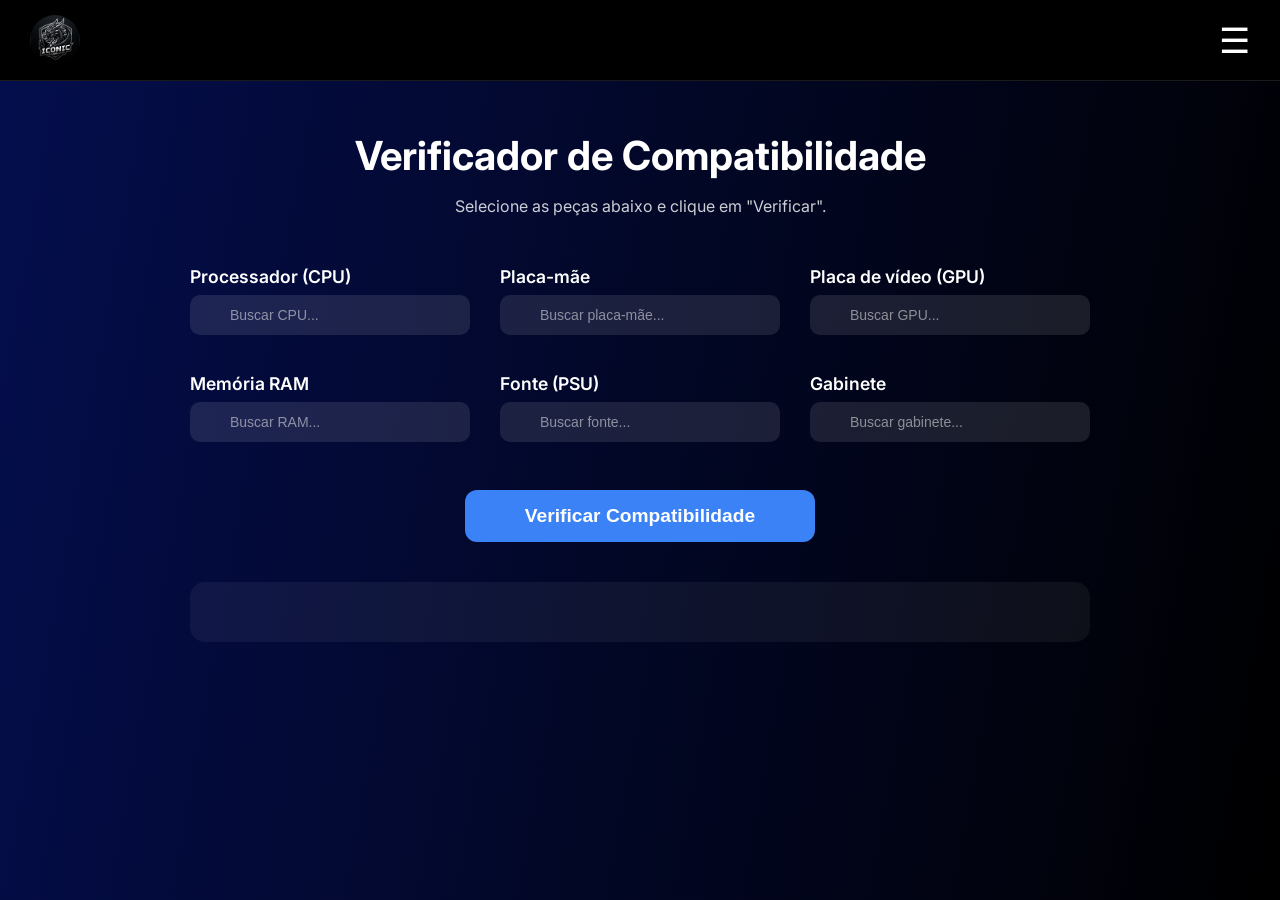
<file: compatibilidade.html>
<!DOCTYPE html>
<html lang="pt-br">
<head>
    <meta charset="UTF-8">
    <meta name="viewport" content="width=device-width, initial-scale=1.0">
    <link href="https://fonts.googleapis.com/css2?family=Inter&display=swap" rel="stylesheet">
    <link rel="stylesheet" href="css/compatibilidade.css">
    <title>Compatibilidade - IGL</title>
</head>
<body>

<!-- Top bar com logo e menu -->
<header class="top-bar">
    <img src="assets/images/brand/Iconic.png" class="logo" alt="IGL">
    <div class="hamburger" id="menu-toggle">☰</div>
</header>

<!-- Sidebar da página de compatibilidade, onde o menu lateral abre -->
<nav class="sidebar" id="sidebar">
    <div class="sidebar-header">
        <img src="assets/images/brand/Iconic.png" class="logo-small" alt="Logo">
        <span class="close-btn" id="close-sidebar">✕</span>
    </div>
    <ul>
        <li><a href="tutoriais.html">Tutoriais</a></li>
        <li><a href="pecas.html">O que cada peça faz</a></li>
        <li><a href="contato.html">Contato</a></li>
        <li><a href="sobre.html">Sobre</a></li>
        <li><a href="eSports.html">eSports</a></li>
    </ul>
</nav>

<main>
    <h1>Verificador de Compatibilidade</h1>
    <p class="desc">Selecione as peças abaixo e clique em "Verificar".</p>

    <div class="selector-grid">
        <div class="field">
            <label for="cpu">Processador (CPU)</label>
            <div class="search-wrapper">
                <input type="text" id="cpu-search" class="search-input" placeholder="Buscar CPU..." autocomplete="off">
                <span class="search-icon"></span>
                <div id="cpu-suggestions" class="suggestions-dropdown"></div>
            </div>
            <input type="hidden" id="cpu">
        </div>
        <div class="field">
            <label for="mobo">Placa-mãe</label>
            <div class="search-wrapper">
                <input type="text" id="mobo-search" class="search-input" placeholder="Buscar placa-mãe..." autocomplete="off">
                <span class="search-icon"></span>
                <div id="mobo-suggestions" class="suggestions-dropdown"></div>
            </div>
            <input type="hidden" id="mobo">
        </div>
        <div class="field">
            <label for="gpu">Placa de vídeo (GPU)</label>
            <div class="search-wrapper">
                <input type="text" id="gpu-search" class="search-input" placeholder="Buscar GPU..." autocomplete="off">
                <span class="search-icon"></span>
                <div id="gpu-suggestions" class="suggestions-dropdown"></div>
            </div>
            <input type="hidden" id="gpu">
        </div>
        <div class="field">
            <label for="ram">Memória RAM</label>
            <div class="search-wrapper">
                <input type="text" id="ram-search" class="search-input" placeholder="Buscar RAM..." autocomplete="off">
                <span class="search-icon"></span>
                <div id="ram-suggestions" class="suggestions-dropdown"></div>
            </div>
            <input type="hidden" id="ram">
        </div>
        <div class="field">
            <label for="psu">Fonte (PSU)</label>
            <div class="search-wrapper">
                <input type="text" id="psu-search" class="search-input" placeholder="Buscar fonte..." autocomplete="off">
                <span class="search-icon"></span>
                <div id="psu-suggestions" class="suggestions-dropdown"></div>
            </div>
            <input type="hidden" id="psu">
        </div>
        <div class="field">
            <label for="case">Gabinete</label>
            <div class="search-wrapper">
                <input type="text" id="case-search" class="search-input" placeholder="Buscar gabinete..." autocomplete="off">
                <span class="search-icon"></span>
                <div id="case-suggestions" class="suggestions-dropdown"></div>
            </div>
            <input type="hidden" id="case">
        </div>
    </div>

    <button id="check-btn" class="btn-primary">Verificar Compatibilidade</button>

    <div id="result" class="result-box"></div>
</main>



<script src="js/pecas.js"></script>
<script src="js/compatibilidade.js"></script>
</body>
</html>
</file>
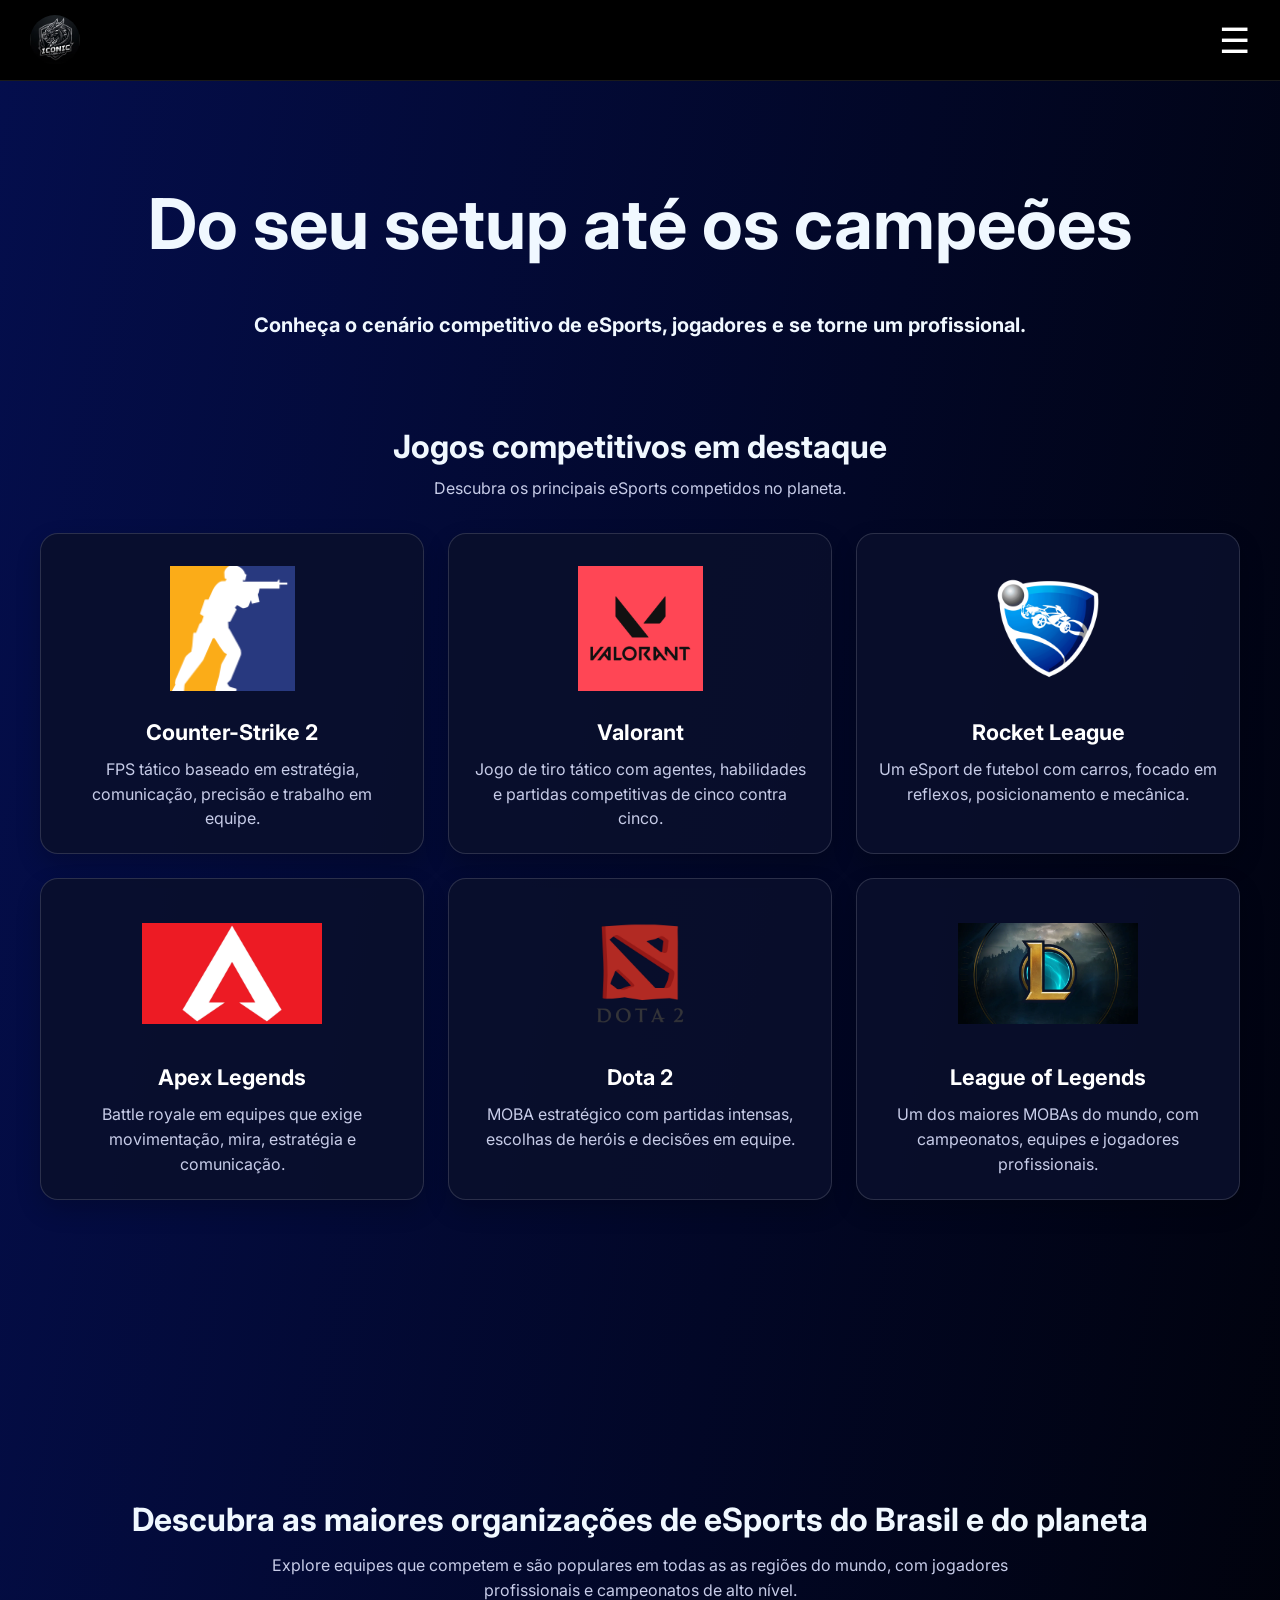
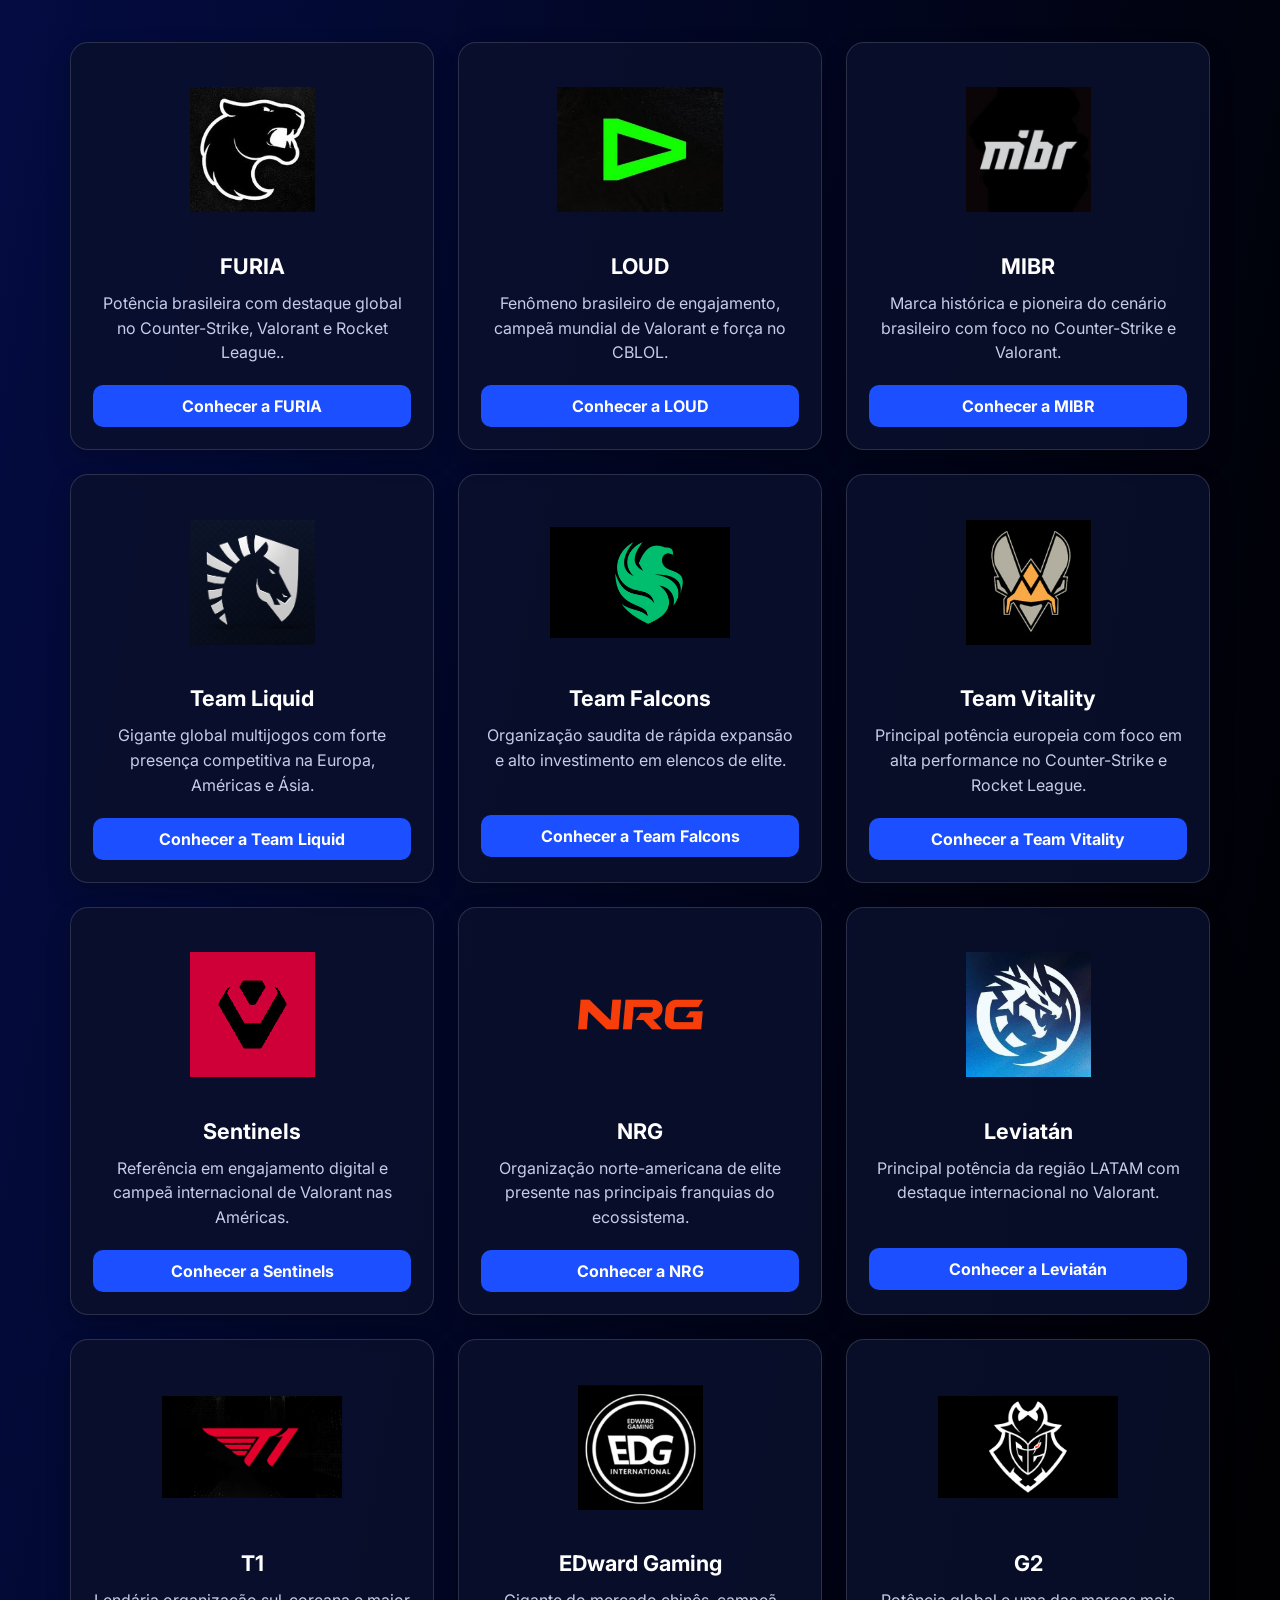
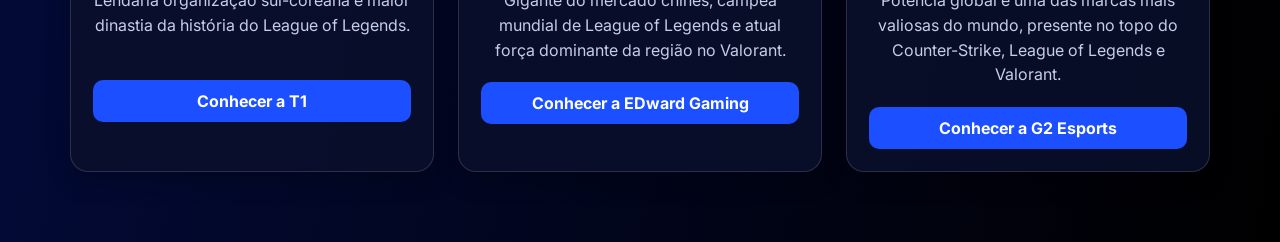
<file: eSports.html>
<!DOCTYPE html>
<html lang="en">
<head>
    <meta charset="UTF-8">
    <meta name="viewport" content="width=device-width, initial-scale=1.0">
    <link rel="stylesheet" href="css/eSports.css">
    <link href="https://fonts.googleapis.com/css2?family=Inter&display=swap" rel="stylesheet">
    <title>eSports - IGL</title>
</head>
<body>
    <!-- Top bar com logo e menu -->
<header class="top-bar">
    <img src="assets/images/brand/Iconic.png" class="logo" alt="IGL">
    <div class="hamburger" id="menu-toggle">☰</div>
</header>

<!-- Sidebar da página de compatibilidade, onde o menu lateral abre -->
<nav class="sidebar" id="sidebar">
    <div class="sidebar-header">
        <img src="assets/images/brand/Iconic.png" class="logo-small" alt="Logo">
        <span class="close-btn" id="close-sidebar">✕</span>
    </div>
    <ul>
        
        <li><a href="mencoes.html">Hall da Fama</a></li>
        <li><a href="compatibilidade.html">Voltar</a></li>
    </ul>
</nav>

 <h1> Do seu setup até os campeões </h1>
<h2> Conheça o cenário competitivo de eSports, jogadores e se torne um profissional. </h2>


<section class="jogos-esports">
    <h2 class="titulo-jogos">Jogos competitivos em destaque</h2>
    <p class="subtitulo-jogos">
        Descubra os principais eSports competidos no planeta.
    </p>

<div class="esports-grid">

    <a class="esports-card" href="https://www.counter-strike.net/cs2" target="_blank" rel="noopener noreferrer">
        <div class="imagem-card">
            <img src="assets/images/logos/cs2.png" alt="Logo do Counter-Strike 2">
        </div>
        <h3>Counter-Strike 2</h3>
        <p>FPS tático baseado em estratégia, comunicação, precisão e trabalho em equipe.</p>
    </a>

    <a class="esports-card" href="https://playvalorant.com/pt-br/" target="_blank" rel="noopener noreferrer">
        <div class="imagem-card">
            <img src="assets/images/logos/valorant.png" alt="Logo do Valorant">
        </div>
        <h3>Valorant</h3>
        <p>Jogo de tiro tático com agentes, habilidades e partidas competitivas de cinco contra cinco.</p>
    </a>

    <a class="esports-card" href="https://www.rocketleague.com/" target="_blank" rel="noopener noreferrer">
        <div class="imagem-card">
            <img src="assets/images/logos/rl.png" alt="Logo do Rocket League">
        </div>
        <h3>Rocket League</h3>
        <p>Um eSport de futebol com carros, focado em reflexos, posicionamento e mecânica.</p>
    </a>

    <a class="esports-card" href="https://www.ea.com/games/apex-legends" target="_blank" rel="noopener noreferrer">
        <div class="imagem-card">
            <img src="assets/images/logos/apex.png" alt="Logo do Apex Legends">
        </div>
        <h3>Apex Legends</h3>
        <p>Battle royale em equipes que exige movimentação, mira, estratégia e comunicação.</p>
    </a>

    <a class="esports-card" href="https://www.dota2.com/home" target="_blank" rel="noopener noreferrer">
        <div class="imagem-card">
            <img src="assets/images/logos/dota2.png" alt="Logo do Dota 2">
        </div>
        <h3>Dota 2</h3>
        <p>MOBA estratégico com partidas intensas, escolhas de heróis e decisões em equipe.</p>
    </a>

    <a class="esports-card" href="https://www.leagueoflegends.com/pt-br/" target="_blank" rel="noopener noreferrer">
        <div class="imagem-card">
            <img src="assets/images/logos/lol.png" alt="Logo do League of Legends">
        </div>
        <h3>League of Legends</h3>
        <p>Um dos maiores MOBAs do mundo, com campeonatos, equipes e jogadores profissionais.</p>
    </a>

</div>



<section class="organizacoes-esports">
    <h2 class="titulo-organizacoes">
        Descubra as maiores organizações de eSports do Brasil e do planeta
    </h2>

    <p class="subtitulo-organizacoes">
        Explore equipes que competem e são populares em todas as as regiões do mundo, com jogadores profissionais e campeonatos de alto nível.
    </p>

    <div class="esports-grid organizacoes-grid">

        <article class="esports-card org-card">
            <div class="imagem-card">
                <img src="assets/images/logos/furia.png" alt="Logo da FURIA">
            </div>
            <h3>FURIA</h3>
            <p>Potência brasileira com destaque global no Counter-Strike, Valorant e Rocket League..</p>
            <a href="furia.html">Conhecer a FURIA</a>
        </article>

        <article class="esports-card org-card">
            <div class="imagem-card">
                <img src="assets/images/logos/loud.png" alt="Logo da LOUD">
            </div>
            <h3>LOUD</h3>
            <p>Fenômeno brasileiro de engajamento, campeã mundial de Valorant e força no CBLOL.</p>
            <a href="loud.html">Conhecer a LOUD</a>
        </article>

        <article class="esports-card org-card">
            <div class="imagem-card">
                <img src="assets/images/logos/mibr.png" alt="Logo da MIBR">
            </div>
            <h3>MIBR</h3>
            <p>Marca histórica e pioneira do cenário brasileiro com foco no Counter-Strike e Valorant.</p>
            <a href="mibr.html">Conhecer a MIBR</a>
        </article>

        <article class="esports-card org-card">
            <div class="imagem-card">
                <img src="assets/images/logos/liquid.png" alt="Logo da Team Liquid">
            </div>
            <h3>Team Liquid</h3>
            <p>Gigante global multijogos com forte presença competitiva na Europa, Américas e Ásia.</p>
            <a href="liquid.html">Conhecer a Team Liquid</a>
        </article>

        <article class="esports-card org-card">
            <div class="imagem-card">
                <img src="assets/images/logos/falcons.png" alt="Logo da Team Falcons">
            </div>
            <h3>Team Falcons</h3>
            <p>Organização saudita de rápida expansão e alto investimento em elencos de elite.</p>
            <a href="falcons.html">Conhecer a Team Falcons</a>
        </article>

        <article class="esports-card org-card">
            <div class="imagem-card">
                <img src="assets/images/logos/vitality.png" alt="Logo da Team Vitality">
            </div>
            <h3>Team Vitality</h3>
            <p>Principal potência europeia com foco em alta performance no Counter-Strike e Rocket League.</p>
            <a href="vitality.html">Conhecer a Team Vitality</a>
        </article>

        <article class="esports-card org-card">
            <div class="imagem-card">
                <img src="assets/images/logos/sentinels.png" alt="Logo da Sentinels">
            </div>
            <h3>Sentinels</h3>
            <p>Referência em engajamento digital e campeã internacional de Valorant nas Américas.</p>
            <a href="sentinels.html">Conhecer a Sentinels</a>
        </article>

        <article class="esports-card org-card">
            <div class="imagem-card">
                <img src="assets/images/logos/nrg.png" alt="Logo da NRG">
            </div>
            <h3>NRG</h3>
            <p>Organização norte-americana de elite presente nas principais franquias do ecossistema.</p>
            <a href="nrg.html">Conhecer a NRG</a>
        </article>

        <article class="esports-card org-card">
            <div class="imagem-card">
                <img src="assets/images/logos/leviatan.png" alt="Logo da Leviatán">
            </div>
            <h3>Leviatán</h3>
            <p>Principal potência da região LATAM com destaque internacional no Valorant.</p>
            <a href="leviatan.html">Conhecer a Leviatán</a>
        </article>

        <article class="esports-card org-card">
            <div class="imagem-card">
                <img src="assets/images/logos/t1.png" alt="Logo da T1">
            </div>
            <h3>T1</h3>
            <p>Lendária organização sul-coreana e maior dinastia da história do League of Legends.</p>
            <a href="t1.html">Conhecer a T1</a>
        </article>

        <article class="esports-card org-card">
            <div class="imagem-card">
                <img src="assets/images/logos/edg.png" alt="Logo da EDward Gaming">
            </div>
            <h3>EDward Gaming</h3>
            <p>Gigante do mercado chinês, campeã mundial de League of Legends e atual força dominante da região no Valorant.</p>
            <a href="edg.html">Conhecer a EDward Gaming</a>
        </article>

        <article class="esports-card org-card">
            <div class="imagem-card">
                <img src="assets/images/logos/g2.png" alt="Logo da G2">
            </div>
            <h3>G2</h3>
            <p>Potência global e uma das marcas mais valiosas do mundo, presente no topo do Counter-Strike, League of Legends e Valorant.</p>
            <a href="g2.html">Conhecer a G2 Esports</a>
        </article>

    </div>
</section>



<script src="js/eSports.js"></script>
</body>
</html>
</file>
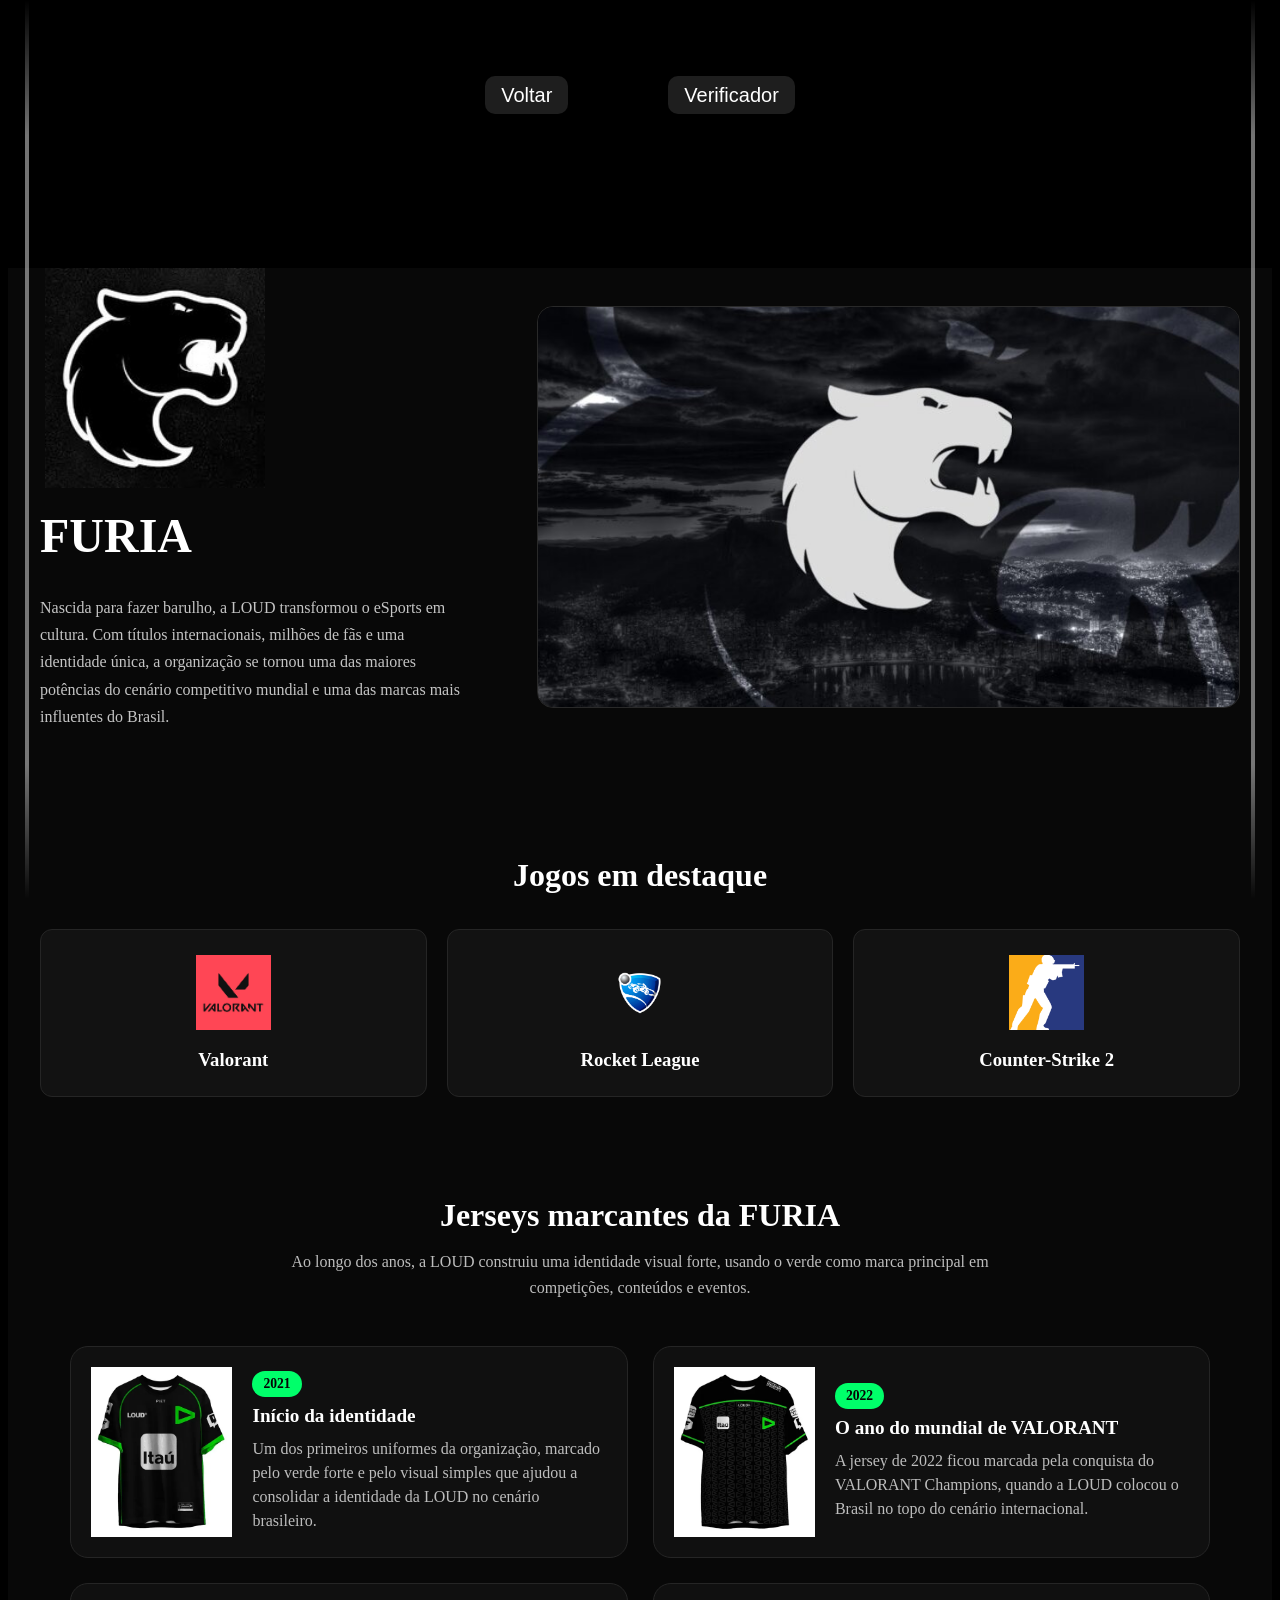
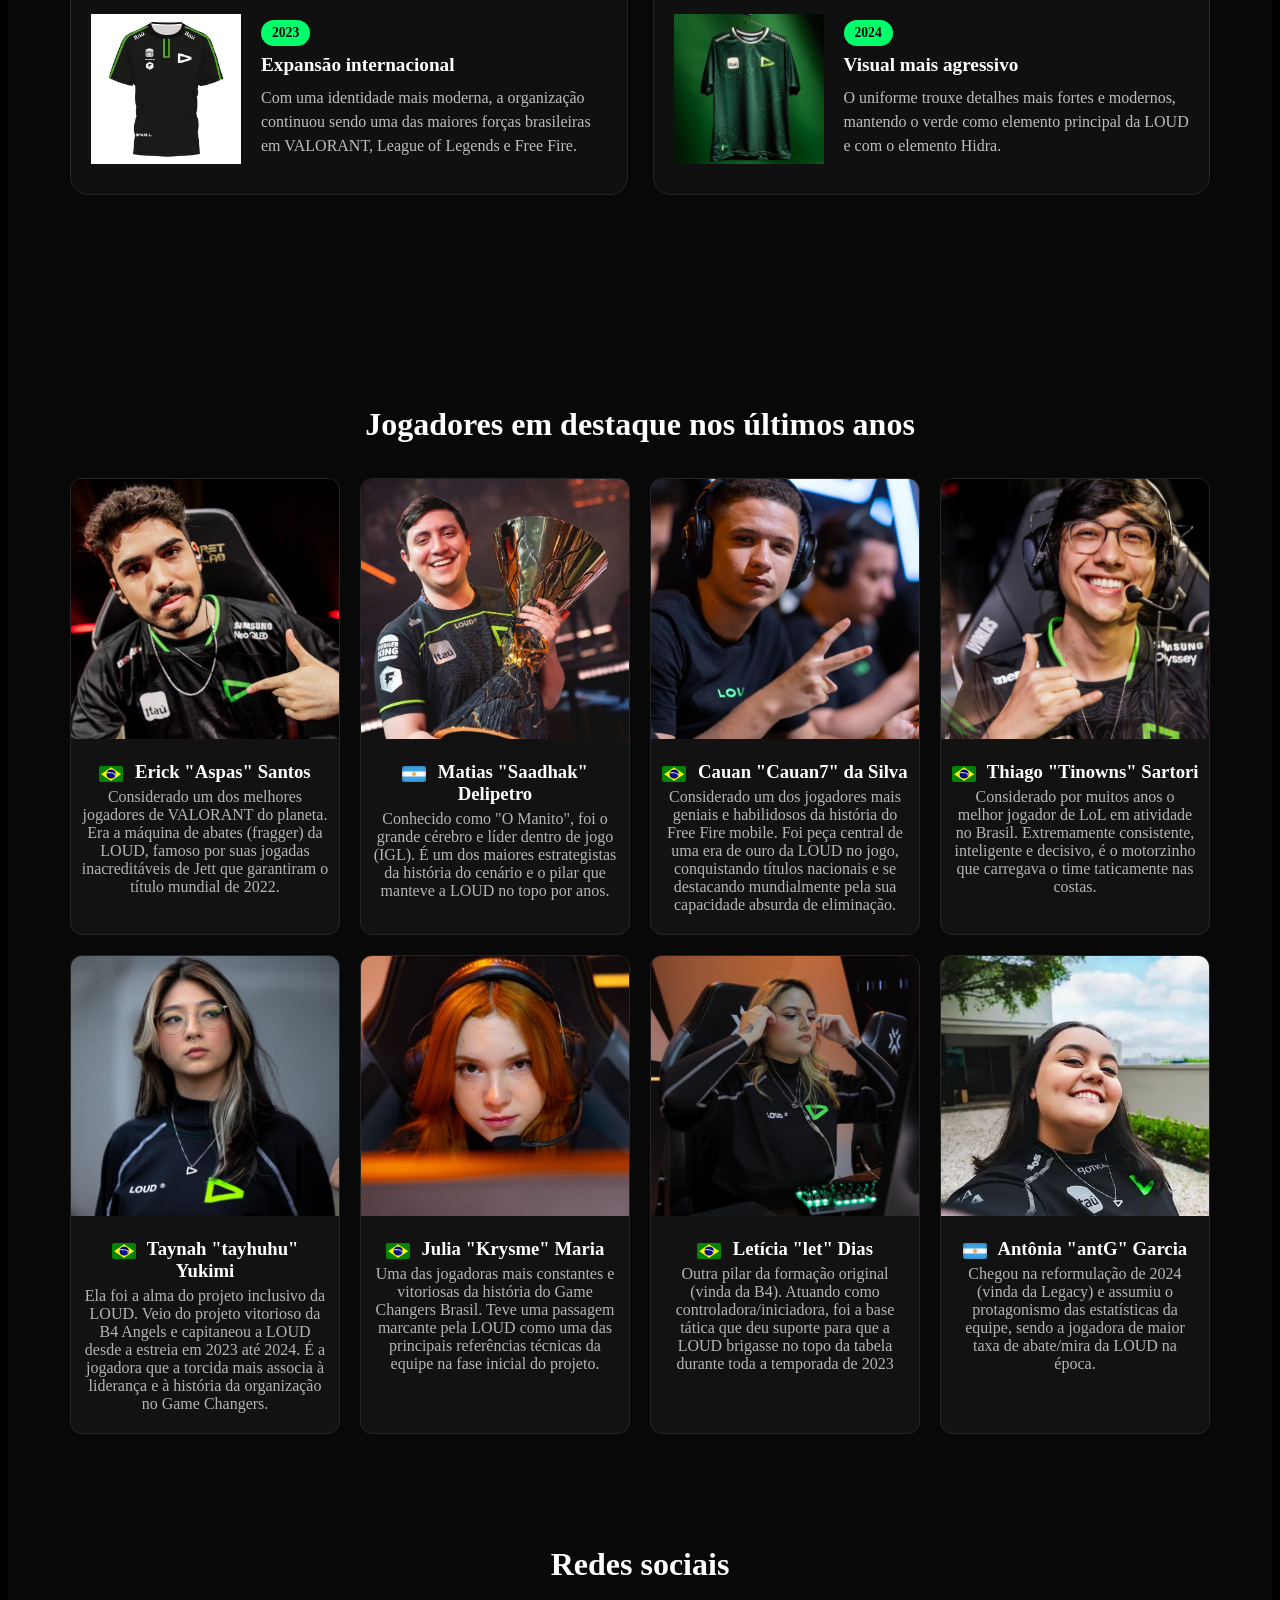
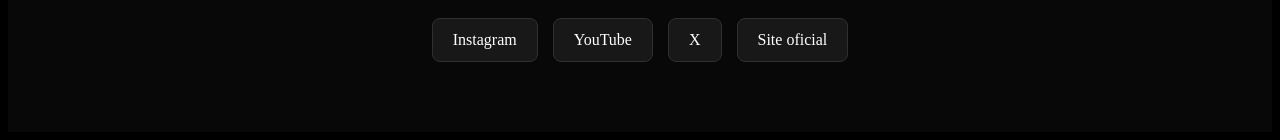
<file: furia.html>
<!DOCTYPE html>
<html lang="en">
<head>
    <meta charset="UTF-8">
    <meta name="viewport" content="width=device-width, initial-scale=1.0">
    <title>Furia - GamerLabs</title>
    <link rel="stylesheet" href="css/furia.css">
</head>
<body>
    <div class="detalhe-lateral detalhe-esquerda"></div>
    <div class="detalhe-lateral detalhe-direita"></div>
    <nav>
    <ul class="menu">
        <li><a href="eSports.html">Voltar</a></li>
        <li><a href="compatibilidade.html">Verificador</a></li>
    </ul>
</nav>
    <main class="pagina-time">

    <section class="apresentacao-time">
        <div class="info-time">
            <img class="logo-time" src="assets/images/logos/furia.png" alt="Logo da FURIA">

            <h1>FURIA</h1>

            <p>
               Nascida para fazer barulho, a LOUD transformou o eSports em cultura. Com títulos internacionais,
                milhões de fãs e uma identidade única, a organização se tornou uma das maiores potências
                 do cenário competitivo mundial e uma das marcas mais influentes do Brasil.
            </p>
        </div>

        <div class="banner-time">
            <img src="assets/images/banners/furia-banner.jpg" alt="Banner da FURIA">
        </div>
    </section>

    <section class="jogos-time">
        <h2>Jogos em destaque</h2>

        <div class="grid-jogos">
    <a class="link-card-jogo" href="https://playvalorant.com/pt-br/" target="_blank" rel="noopener noreferrer">
        <article class="card-jogo">
            <img src="assets/images/logos/valorant.png" alt="Valorant">
            <h3>Valorant</h3>
        </article>
    </a>


<a class="link-card-jogo" href="https://www.rocketleague.com/" target="_blank" rel="noopener noreferrer">
    <article class="card-jogo">
        <img src="assets/images/logos/rl.png" alt="Rocket League">
        <h3>Rocket League</h3>
    </article>
</a>

<a class="link-card-jogo" href="https://www.counter-strike.net/cs2" target="_blank" rel="noopener noreferrer">
    <article class="card-jogo">
        <img src="assets/images/logos/cs2.png" alt="Counter-Strike 2">
        <h3>Counter-Strike 2</h3>
    </article>
</a>


</div>

    <section class="jerseys-time">
    <h2>Jerseys marcantes da FURIA</h2>

    <p class="subtitulo-jerseys">
        Ao longo dos anos, a LOUD construiu uma identidade visual forte,
        usando o verde como marca principal em competições, conteúdos e eventos.
    </p>

    <div class="grid-jerseys">

        <article class="card-jersey">
            <img src="assets/images/jerseys/loud2021.png" alt="Jersey da LOUD de 2021">

            <div class="info-jersey">
                <span>2021</span>
                <h3>Início da identidade</h3>
                <p>
                    Um dos primeiros uniformes da organização, marcado pelo verde
                    forte e pelo visual simples que ajudou a consolidar a identidade
                    da LOUD no cenário brasileiro.
                </p>
            </div>
        </article>

        <article class="card-jersey">
            <img src="assets/images/jerseys/loud2022.png" alt="Jersey da LOUD de 2022">

            <div class="info-jersey">
                <span>2022</span>
                <h3>O ano do mundial de VALORANT</h3>
                <p>
                    A jersey de 2022 ficou marcada pela conquista do VALORANT
                    Champions, quando a LOUD colocou o Brasil no topo do cenário
                    internacional.
                </p>
            </div>
        </article>

        <article class="card-jersey">
            <img src="assets/images/jerseys/loud2023.png" alt="Jersey da LOUD de 2023">

            <div class="info-jersey">
                <span>2023</span>
                <h3>Expansão internacional</h3>
                <p>
                    Com uma identidade mais moderna, a organização continuou sendo
                    uma das maiores forças brasileiras em VALORANT, League of Legends
                    e Free Fire.
                </p>
            </div>
        </article>

        <article class="card-jersey">
            <img src="assets/images/jerseys/loud2024.png" alt="Jersey da LOUD de 2024">

            <div class="info-jersey">
                <span>2024</span>
                <h3>Visual mais agressivo</h3>
                <p>
                    O uniforme trouxe detalhes mais fortes e modernos, mantendo o
                    verde como elemento principal da LOUD e com o elemento Hidra.
                </p>
            </div>
        </article>

    </div>
</section>

    <section class="jogadores-time">
        <h2>Jogadores em destaque nos últimos anos</h2>

        <div class="grid-jogadores">
    <article class="card-jogador">
        <img src="assets/images/people/aspas.png" alt="Foto do jogador">
        <h3>
            <img class="bandeira-jogador" src="assets/images/flags/brasil.png" alt="Bandeira do Brasil">
            Erick "Aspas" Santos
        </h3>
        <p>Considerado um dos melhores jogadores de VALORANT do planeta. Era a máquina de abates (fragger) da LOUD, famoso por suas jogadas inacreditáveis de Jett que garantiram o título mundial de 2022.</p>
    </article>

    <article class="card-jogador">
        <img src="assets/images/people/saadhak.png" alt="Foto do jogador">
        <h3>
            <img class="bandeira-jogador" src="assets/images/flags/argentina.png" alt="Bandeira da Argentina">
            Matias "Saadhak" Delipetro
        </h3>
        <p>Conhecido como "O Manito", foi o grande cérebro e líder dentro de jogo (IGL). É um dos maiores estrategistas da história do cenário e o pilar que manteve a LOUD no topo por anos.</p>
    </article>

    <article class="card-jogador">
        <img src="assets/images/people/cauan.png" alt="Foto do jogador">
        <h3>
            <img class="bandeira-jogador" src="assets/images/flags/brasil.png" alt="Bandeira do Brasil">
            Cauan "Cauan7" da Silva
        </h3>
        <p>Considerado um dos jogadores mais geniais e habilidosos da história do Free Fire mobile. Foi peça central de uma era de ouro da LOUD no jogo, conquistando títulos nacionais e se destacando mundialmente pela sua capacidade absurda de eliminação.</p>
    </article>

    <article class="card-jogador">
        <img src="assets/images/people/thiago.png" alt="Foto do jogador">
        <h3>
            <img class="bandeira-jogador" src="assets/images/flags/brasil.png" alt="Bandeira do Brasil">
            Thiago "Tinowns" Sartori
        </h3>
        <p>Considerado por muitos anos o melhor jogador de LoL em atividade no Brasil. Extremamente consistente, inteligente e decisivo, é o motorzinho que carregava o time taticamente nas costas.</p>
    </article>
     <article class="card-jogador">
        <img src="assets/images/people/taynah.jpg" alt="Foto do jogador">
        <h3>
            <img class="bandeira-jogador" src="assets/images/flags/brasil.png" alt="Bandeira do Brasil">
            Taynah "tayhuhu" Yukimi
        </h3>
        <p>Ela foi a alma do projeto inclusivo da LOUD. Veio do projeto vitorioso da B4 Angels e capitaneou a LOUD desde a estreia em 2023 até 2024. É a jogadora que a torcida mais associa à liderança e à história da organização no Game Changers.</p>
    </article>
     <article class="card-jogador">
        <img src="assets/images/people/julia.jpg" alt="Foto do jogador">
        <h3>
            <img class="bandeira-jogador" src="assets/images/flags/brasil.png" alt="Bandeira do Brasil">
            Julia "Krysme" Maria
        </h3>
        <p>Uma das jogadoras mais constantes e vitoriosas da história do Game Changers Brasil. Teve uma passagem marcante pela LOUD como uma das principais referências técnicas da equipe na fase inicial do projeto.</p>
    </article>
     <article class="card-jogador">
        <img src="assets/images/people/let.webp" alt="Foto do jogador">
        <h3>
            <img class="bandeira-jogador" src="assets/images/flags/brasil.png" alt="Bandeira do Brasil">
            Letícia "let" Dias
        </h3>
        <p>Outra pilar da formação original (vinda da B4). Atuando como controladora/iniciadora, foi a base tática que deu suporte para que a LOUD brigasse no topo da tabela durante toda a temporada de 2023</p>
    </article>
     <article class="card-jogador">
        <img src="assets/images/people/antg.webp" alt="Foto do jogador">
        <h3>
            <img class="bandeira-jogador" src="assets/images/flags/argentina.png" alt="Bandeira da Argentina">
            Antônia "antG" Garcia
        </h3>
        <p>Chegou na reformulação de 2024 (vinda da Legacy) e assumiu o protagonismo das estatísticas da equipe, sendo a jogadora de maior taxa de abate/mira da LOUD na época.</p>
    </article>
</div>

    <section class="redes-time">
        <h2>Redes sociais</h2>

        <div class="links-redes">
            <a href="https://www.instagram.com/loudgg/" target="_blank" rel="noopener noreferrer">Instagram</a>
            <a href="https://www.youtube.com/@LOUDgg" target="_blank" rel="noopener noreferrer">YouTube</a>
            <a href="https://x.com/LOUDgg" target="_blank" rel="noopener noreferrer">X</a>
            <a href="https://loud.gg/" target="_blank" rel="noopener noreferrer">Site oficial</a>
        </div>
    </section>

</main>
    
    
</body>
</html>
</file>
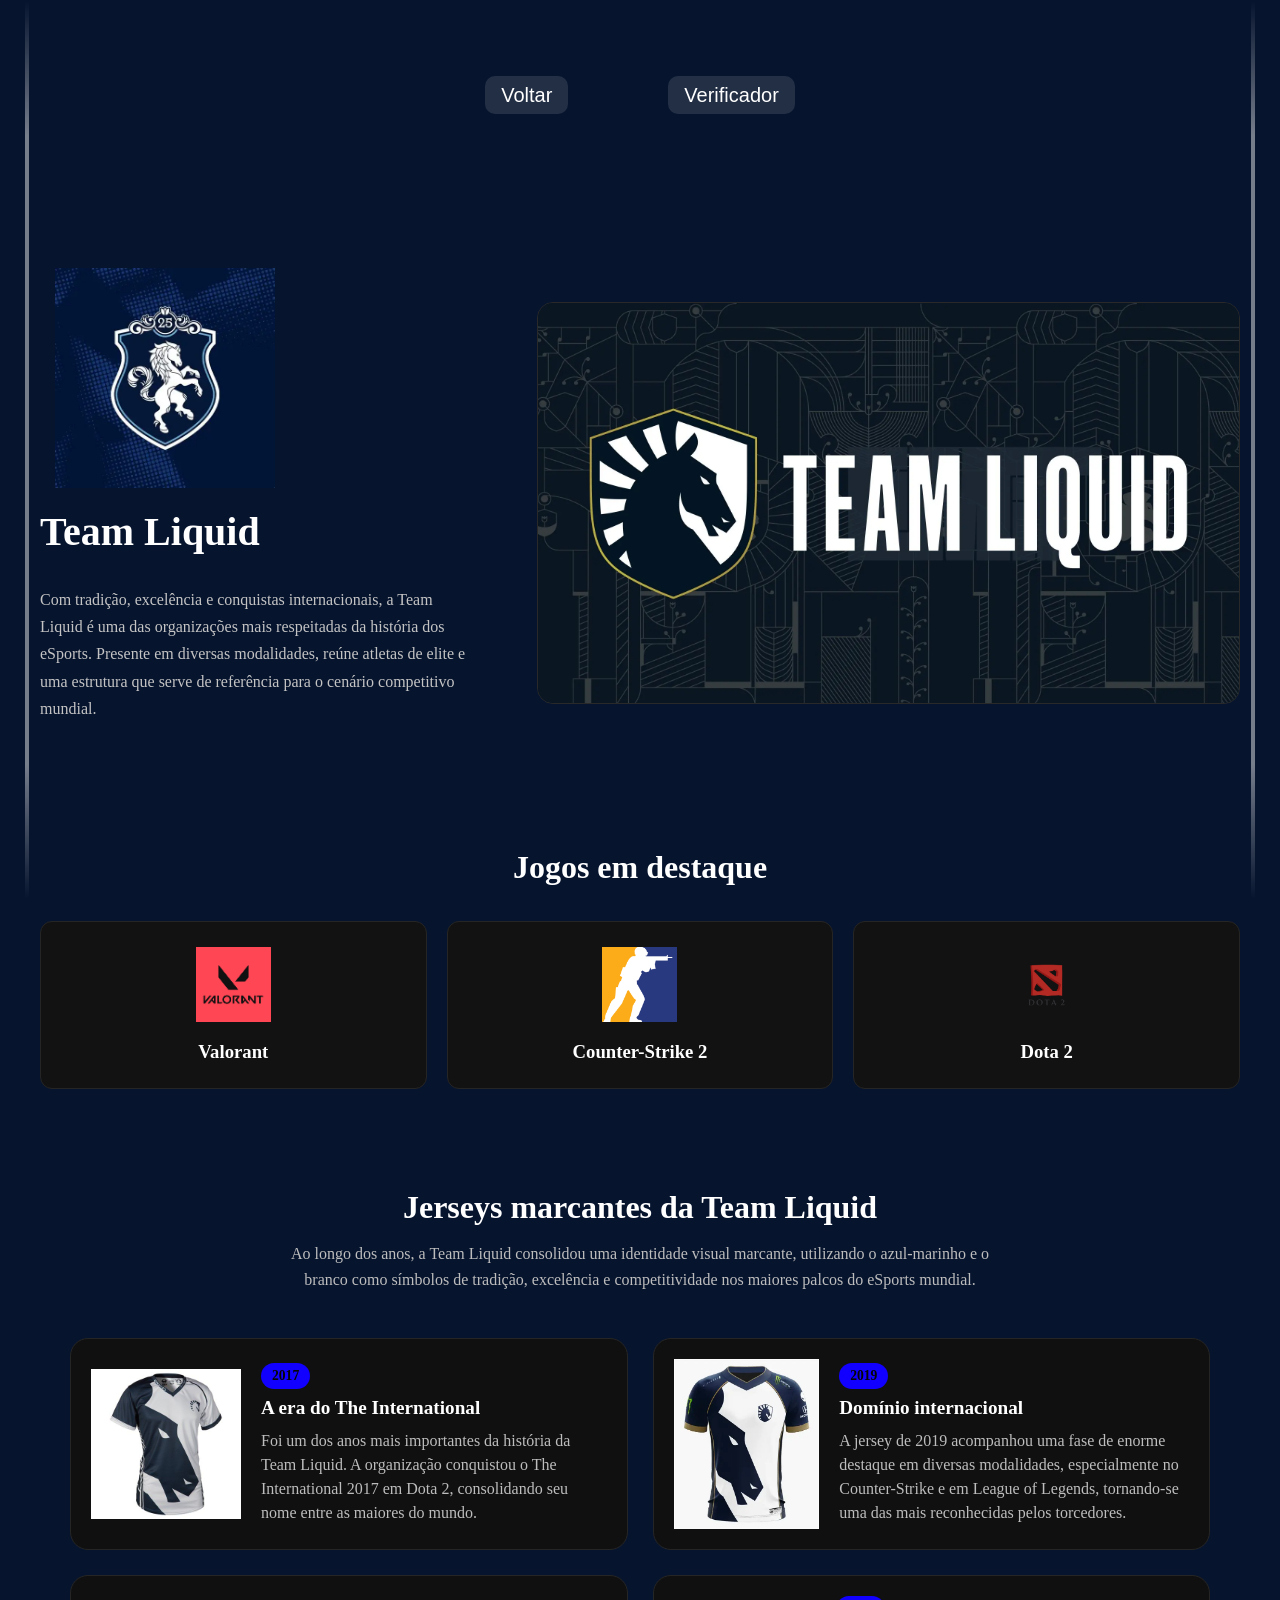
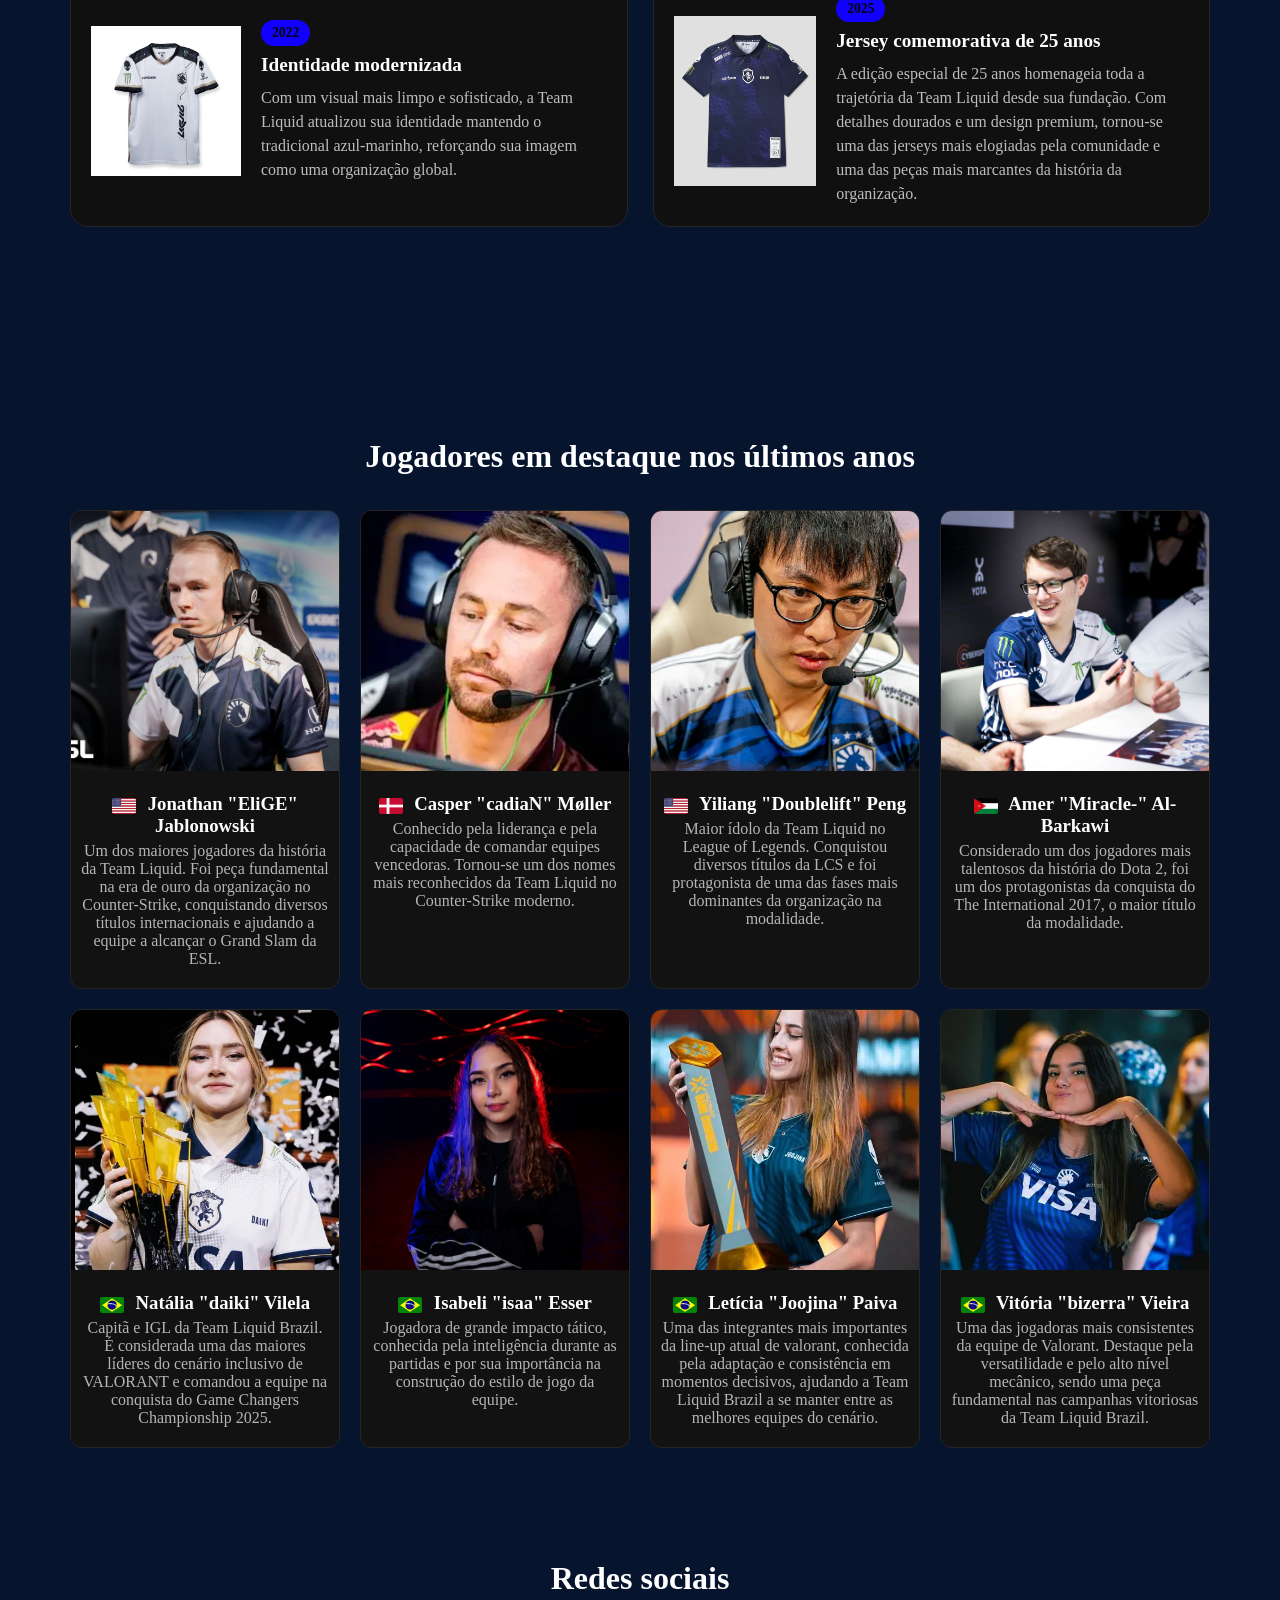
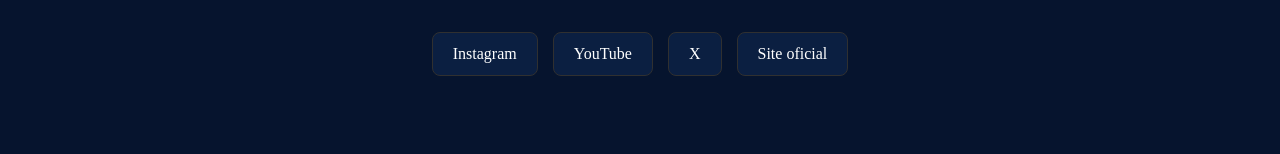
<file: liquid.html>
<!DOCTYPE html>
<html lang="pt-br">
<head>
    <meta charset="UTF-8">
    <meta name="viewport" content="width=device-width, initial-scale=1.0">
    <link rel="stylesheet" href="css/liquid.css">
    <title>Team Liquid - GamerLabs</title>
</head>
<body>
    <div class="detalhe-lateral detalhe-esquerda"></div>
    <div class="detalhe-lateral detalhe-direita"></div>
    <nav>
    <ul class="menu">
        <li><a href="eSports.html">Voltar</a></li>
        <li><a href="compatibilidade.html">Verificador</a></li>
    </ul>
</nav>
    <main class="pagina-time">

    <section class="apresentacao-time">
        <div class="info-time">
            <img class="logo-time" src="assets/images/logos/liquid3.webp" alt="Logo da Team Liquid">

            <h1>Team Liquid</h1>

            <p>
              Com tradição, excelência e conquistas internacionais, a Team Liquid é uma das organizações mais respeitadas da história dos eSports. Presente em diversas modalidades, reúne atletas de elite e uma estrutura que serve de referência para o cenário competitivo mundial.
            </p>
        </div>

        <div class="banner-time">
            <img src="assets/images/banners/banner-liquid.webp" alt="Jogadores da Team Liquid">
        </div>
    </section>

    <section class="jogos-time">
        <h2>Jogos em destaque</h2>

        <div class="grid-jogos">
    <a class="link-card-jogo" href="https://playvalorant.com/pt-br/" target="_blank" rel="noopener noreferrer">
        <article class="card-jogo">
            <img src="assets/images/logos/valorant.png" alt="Valorant">
            <h3>Valorant</h3>
        </article>
    </a>


<a class="link-card-jogo" href="https://www.counter-strike.net/cs2" target="_blank" rel="noopener noreferrer">
    <article class="card-jogo">
        <img src="assets/images/logos/cs2.png" alt="Counter-Strike 2">
        <h3>Counter-Strike 2</h3>
    </article>
</a>

<a class="link-card-jogo" href="https://www.dota2.com/" target="_blank" rel="noopener noreferrer">
    <article class="card-jogo">
        <img src="assets/images/logos/dota2.png" alt="Dota 2">
        <h3>Dota 2</h3>
    </article>
</a>


</div>

    <section class="jerseys-time">
    <h2>Jerseys marcantes da Team Liquid</h2>

    <p class="subtitulo-jerseys">
       Ao longo dos anos, a Team Liquid consolidou uma identidade visual marcante, utilizando o azul-marinho e o branco como símbolos de tradição, excelência e competitividade nos maiores palcos do eSports mundial.
    </p>

    <div class="grid-jerseys">

        <article class="card-jersey">
            <img src="assets/images/jerseys/liquid2017.jpg" alt="Jersey da Team Liquid de 2017">

            <div class="info-jersey">
                <span>2017</span>
                <h3>A era do The International</h3>
                <p>
                    Foi um dos anos mais importantes da história da Team Liquid. A organização conquistou o The International 2017 em Dota 2, consolidando seu nome entre as maiores do mundo.
                </p>
            </div>
        </article>

        <article class="card-jersey">
            <img src="assets/images/jerseys/liquid2019.webp" alt="Jersey da Team Liquid de 2019">

            <div class="info-jersey">
                <span>2019</span>
                <h3>Domínio internacional</h3>
                <p>
                    A jersey de 2019 acompanhou uma fase de enorme destaque em diversas modalidades, especialmente no Counter-Strike e em League of Legends, tornando-se uma das mais reconhecidas pelos torcedores.
                </p>
            </div>
        </article>

        <article class="card-jersey">
            <img src="assets/images/jerseys/liquid2022.jpg" alt="Jersey da Team Liquid de 2022">

            <div class="info-jersey">
                <span>2022</span>
                <h3>Identidade modernizada</h3>
                <p>
                    Com um visual mais limpo e sofisticado, a Team Liquid atualizou sua identidade mantendo o tradicional azul-marinho, reforçando sua imagem como uma organização global.
                </p>
            </div>
        </article>

        <article class="card-jersey">
            <img src="assets/images/jerseys/liquid2025.webp" alt="Jersey da Team Liquid de 2025">

            <div class="info-jersey">
                <span>2025</span>
                <h3>Jersey comemorativa de 25 anos</h3>
                <p>
                    A edição especial de 25 anos homenageia toda a trajetória da Team Liquid desde sua fundação. Com detalhes dourados e um design premium, tornou-se uma das jerseys mais elogiadas pela comunidade e uma das peças mais marcantes da história da organização.
                </p>
            </div>
        </article>

    </div>
</section>

    <section class="jogadores-time">
        <h2>Jogadores em destaque nos últimos anos</h2>

        <div class="grid-jogadores">
    <article class="card-jogador">
        <img src="assets/images/people/elige.jpg" alt="Foto do jogador">
        <h3>
            <img class="bandeira-jogador" src="assets/images/flags/eua.png" alt="Bandeira dos EUA">
            Jonathan "EliGE" Jablonowski
        </h3>
        <p>Um dos maiores jogadores da história da Team Liquid. Foi peça fundamental na era de ouro da organização no Counter-Strike, conquistando diversos títulos internacionais e ajudando a equipe a alcançar o Grand Slam da ESL.</p>
    </article>

    <article class="card-jogador">
        <img src="assets/images/people/casper.webp" alt="Foto do jogador">
        <h3>
            <img class="bandeira-jogador" src="assets/images/flags/dinamarca.png" alt="Bandeira da Dinamarca">
            Casper "cadiaN" Møller
        </h3>
        <p>Conhecido pela liderança e pela capacidade de comandar equipes vencedoras. Tornou-se um dos nomes mais reconhecidos da Team Liquid no Counter-Strike moderno.</p>
    </article>

    <article class="card-jogador">
        <img src="assets/images/people/peng.avif" alt="Foto do jogador">
        <h3>
            <img class="bandeira-jogador" src="assets/images/flags/eua.png" alt="Bandeira dos EUA">
            Yiliang "Doublelift" Peng
        </h3>
        <p>Maior ídolo da Team Liquid no League of Legends. Conquistou diversos títulos da LCS e foi protagonista de uma das fases mais dominantes da organização na modalidade.</p>
    </article>

    <article class="card-jogador">
        <img src="assets/images/people/amer.jpg" alt="Foto do jogador">
        <h3>
            <img class="bandeira-jogador" src="assets/images/people/jordania.jpg" alt="Bandeira da Jordânia">
            Amer "Miracle-" Al-Barkawi
        </h3>
        <p>Considerado um dos jogadores mais talentosos da história do Dota 2, foi um dos protagonistas da conquista do The International 2017, o maior título da modalidade.</p>
    </article>
     <article class="card-jogador">
        <img src="assets/images/people/daiki.webp" alt="Foto do jogador">
        <h3>
            <img class="bandeira-jogador" src="assets/images/flags/brasil.png" alt="Bandeira do Brasil">
            Natália "daiki" Vilela
        </h3>
        <p>Capitã e IGL da Team Liquid Brazil. É considerada uma das maiores líderes do cenário inclusivo de VALORANT e comandou a equipe na conquista do Game Changers Championship 2025.</p>
    </article>
     <article class="card-jogador">
        <img src="assets/images/people/isa.jpg" alt="Foto do jogador">
        <h3>
            <img class="bandeira-jogador" src="assets/images/flags/brasil.png" alt="Bandeira do Brasil">
            Isabeli "isaa" Esser
        </h3>
        <p>Jogadora de grande impacto tático, conhecida pela inteligência durante as partidas e por sua importância na construção do estilo de jogo da equipe.</p>
    </article>
     <article class="card-jogador">
        <img src="assets/images/people/leticia.webp" alt="Foto do jogador">
        <h3>
            <img class="bandeira-jogador" src="assets/images/flags/brasil.png" alt="Bandeira do Brasil">
            Letícia "Joojina" Paiva
        </h3>
        <p>Uma das integrantes mais importantes da line-up atual de valorant, conhecida pela adaptação e consistência em momentos decisivos, ajudando a Team Liquid Brazil a se manter entre as melhores equipes do cenário.</p>
    </article>
     <article class="card-jogador">
        <img src="assets/images/people/vitoria.webp" alt="Foto do jogador">
        <h3>
            <img class="bandeira-jogador" src="assets/images/flags/brasil.png" alt="Bandeira do Brasil">
            Vitória "bizerra" Vieira
        </h3>
        <p>Uma das jogadoras mais consistentes da equipe de Valorant. Destaque pela versatilidade e pelo alto nível mecânico, sendo uma peça fundamental nas campanhas vitoriosas da Team Liquid Brazil.</p>
    </article>
</div>

    <section class="redes-time">
        <h2>Redes sociais</h2>

        <div class="links-redes">
            <a href="https://www.instagram.com/teamliquid/" target="_blank" rel="noopener noreferrer">Instagram</a>
            <a href="https://www.youtube.com/@TeamLiquidValorantBR" target="_blank" rel="noopener noreferrer">YouTube</a>
            <a href="https://x.com/TeamLiquid" target="_blank" rel="noopener noreferrer">X</a>
            <a href="https://teamliquid.com/" target="_blank" rel="noopener noreferrer">Site oficial</a>
        </div>
    </section>

</main>
    
</body>
</html>
</file>
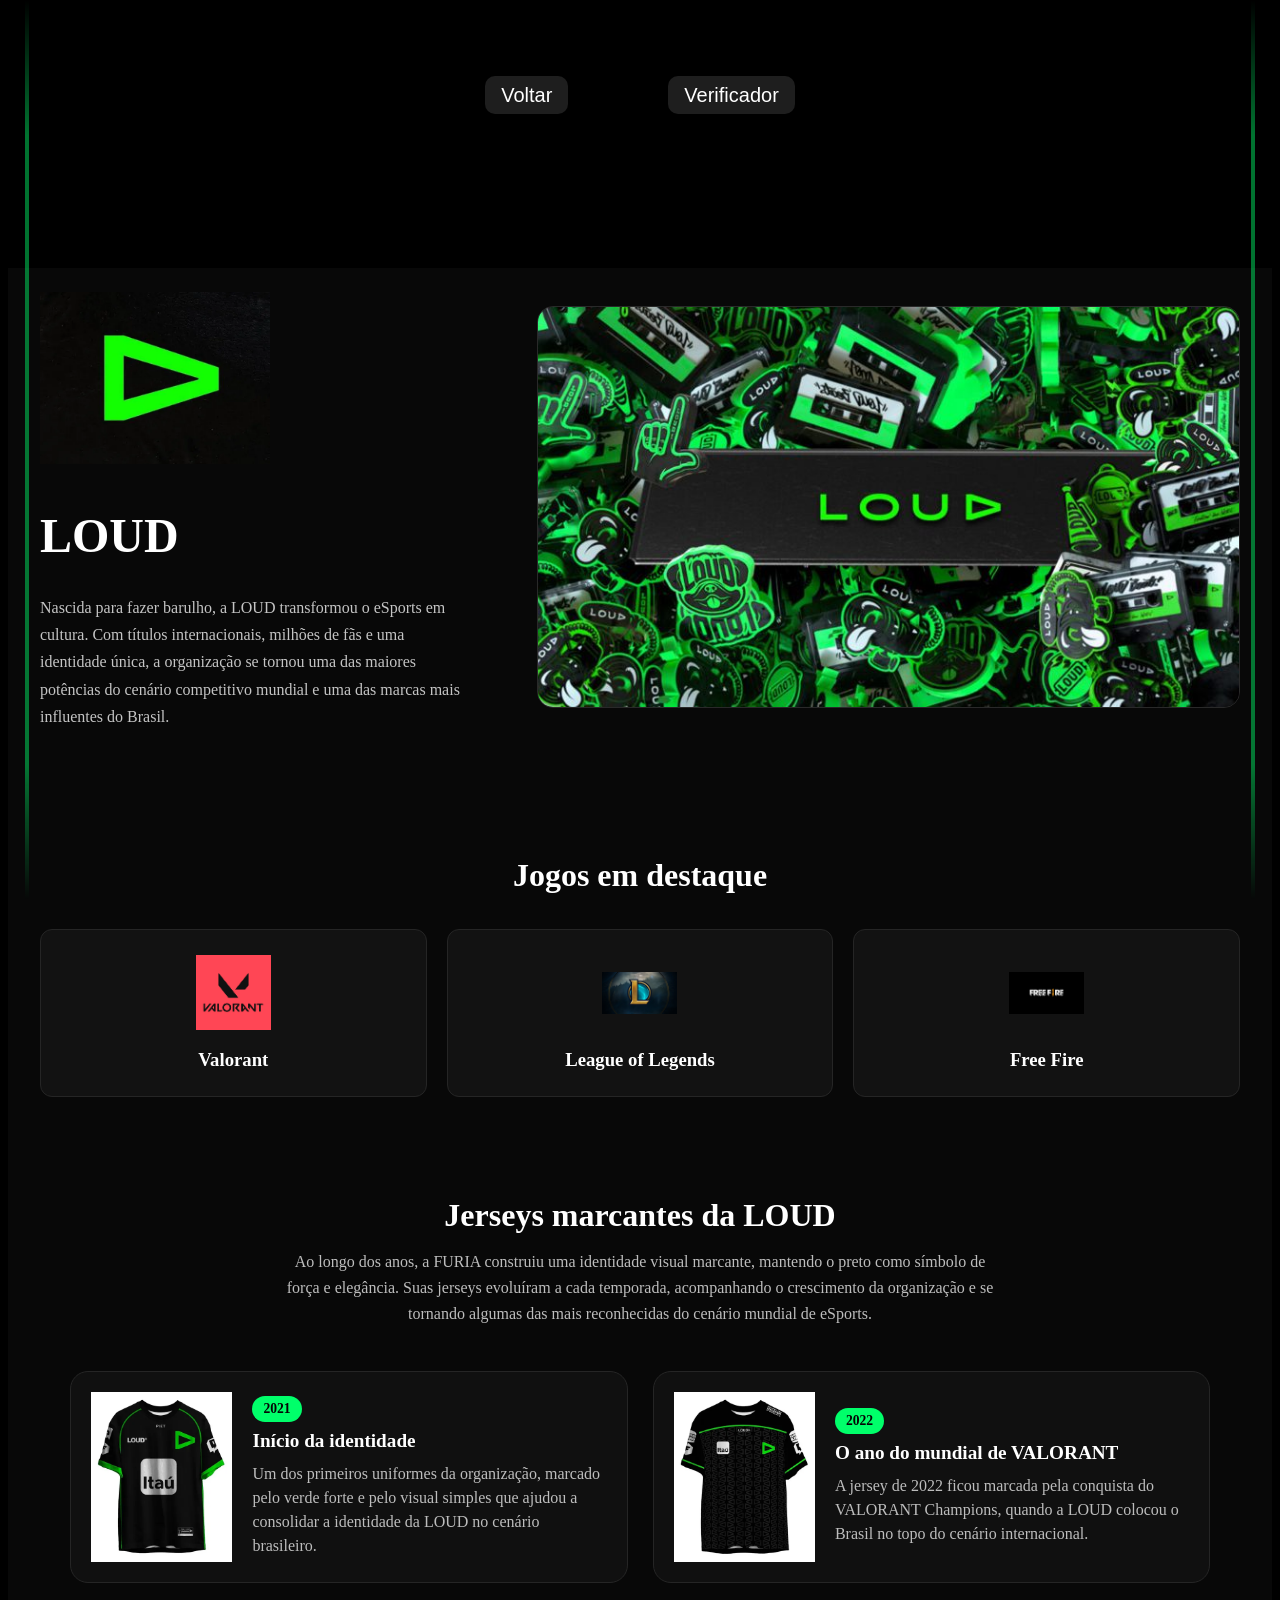
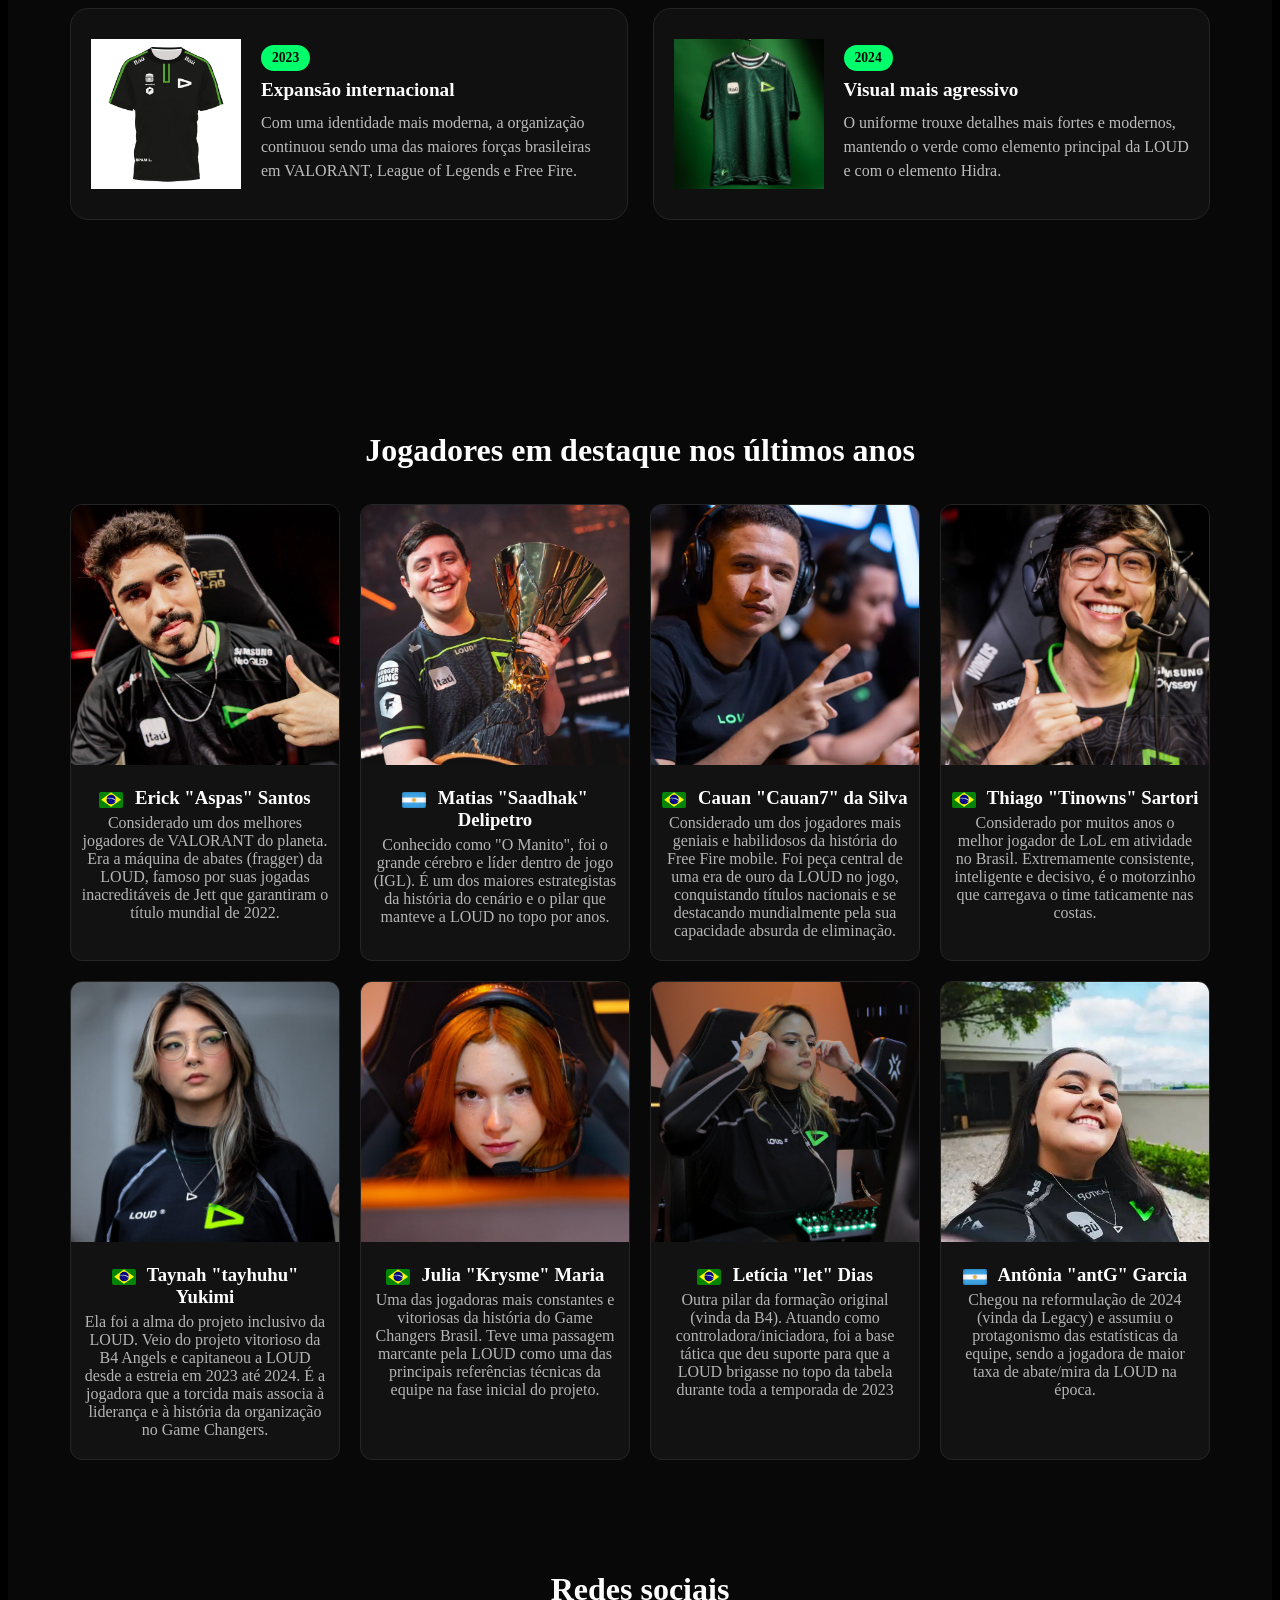
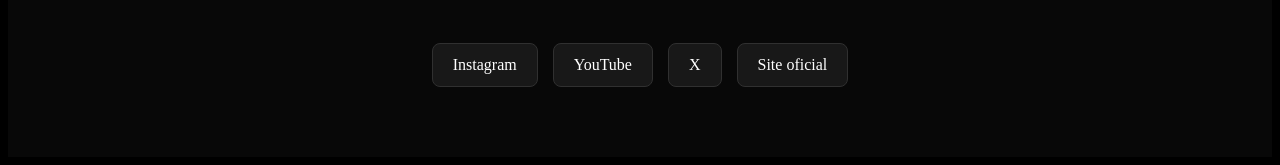
<file: loud.html>
<!DOCTYPE html>
<html lang="pt-br">
<head>
    <meta charset="UTF-8">
    <meta name="viewport" content="width=device-width, initial-scale=1.0">
    <link rel="stylesheet" href="css/loud.css">
    <title>Loud - GamerLabs</title>
</head>
<body>
    <div class="detalhe-lateral detalhe-esquerda"></div>
    <div class="detalhe-lateral detalhe-direita"></div>
    <nav>
    <ul class="menu">
        <li><a href="eSports.html">Voltar</a></li>
        <li><a href="compatibilidade.html">Verificador</a></li>
    </ul>
</nav>
    <main class="pagina-time">

    <section class="apresentacao-time">
        <div class="info-time">
            <img class="logo-time" src="assets/images/logos/loud.png" alt="Logo da LOUD">

            <h1>LOUD</h1>

            <p>
               Nascida para fazer barulho, a LOUD transformou o eSports em cultura. Com títulos internacionais,
                milhões de fãs e uma identidade única, a organização se tornou uma das maiores potências
                 do cenário competitivo mundial e uma das marcas mais influentes do Brasil.
            </p>
        </div>

        <div class="banner-time">
            <img src="assets/images/banners/loud-banner.png" alt="Banner da LOUD">
        </div>
    </section>

    <section class="jogos-time">
        <h2>Jogos em destaque</h2>

        <div class="grid-jogos">
    <a class="link-card-jogo" href="https://playvalorant.com/pt-br/" target="_blank" rel="noopener noreferrer">
        <article class="card-jogo">
            <img src="assets/images/logos/valorant.png" alt="Valorant">
            <h3>Valorant</h3>
        </article>
    </a>


<a class="link-card-jogo" href="https://www.leagueoflegends.com/pt-br/" target="_blank" rel="noopener noreferrer">
    <article class="card-jogo">
        <img src="assets/images/logos/lol.png" alt="League of Legends">
        <h3>League of Legends</h3>
    </article>
</a>

<a class="link-card-jogo" href="https://ff.garena.com/en" target="_blank" rel="noopener noreferrer">
    <article class="card-jogo">
        <img src="assets/images/logos/free-fire.png" alt="Free Fire">
        <h3>Free Fire</h3>
    </article>
</a>


</div>

    <section class="jerseys-time">
    <h2>Jerseys marcantes da LOUD</h2>

    <p class="subtitulo-jerseys">
        Ao longo dos anos, a FURIA construiu uma identidade visual marcante, mantendo o preto como símbolo de força e elegância. Suas jerseys evoluíram a cada temporada,
         acompanhando o crescimento da organização e se tornando algumas das mais reconhecidas do cenário mundial de eSports.
    </p>

    <div class="grid-jerseys">

        <article class="card-jersey">
            <img src="assets/images/jerseys/loud2021.png" alt="Jersey da LOUD de 2021">

            <div class="info-jersey">
                <span>2021</span>
                <h3>Início da identidade</h3>
                <p>
                    Um dos primeiros uniformes da organização, marcado pelo verde
                    forte e pelo visual simples que ajudou a consolidar a identidade
                    da LOUD no cenário brasileiro.
                </p>
            </div>
        </article>

        <article class="card-jersey">
            <img src="assets/images/jerseys/loud2022.png" alt="Jersey da LOUD de 2022">

            <div class="info-jersey">
                <span>2022</span>
                <h3>O ano do mundial de VALORANT</h3>
                <p>
                    A jersey de 2022 ficou marcada pela conquista do VALORANT
                    Champions, quando a LOUD colocou o Brasil no topo do cenário
                    internacional.
                </p>
            </div>
        </article>

        <article class="card-jersey">
            <img src="assets/images/jerseys/loud2023.png" alt="Jersey da LOUD de 2023">

            <div class="info-jersey">
                <span>2023</span>
                <h3>Expansão internacional</h3>
                <p>
                    Com uma identidade mais moderna, a organização continuou sendo
                    uma das maiores forças brasileiras em VALORANT, League of Legends
                    e Free Fire.
                </p>
            </div>
        </article>

        <article class="card-jersey">
            <img src="assets/images/jerseys/loud2024.png" alt="Jersey da LOUD de 2024">

            <div class="info-jersey">
                <span>2024</span>
                <h3>Visual mais agressivo</h3>
                <p>
                    O uniforme trouxe detalhes mais fortes e modernos, mantendo o
                    verde como elemento principal da LOUD e com o elemento Hidra.
                </p>
            </div>
        </article>

    </div>
</section>

    <section class="jogadores-time">
        <h2>Jogadores em destaque nos últimos anos</h2>

        <div class="grid-jogadores">
    <article class="card-jogador">
        <img src="assets/images/people/aspas.png" alt="Foto do jogador">
        <h3>
            <img class="bandeira-jogador" src="assets/images/flags/brasil.png" alt="Bandeira do Brasil">
            Erick "Aspas" Santos
        </h3>
        <p>Considerado um dos melhores jogadores de VALORANT do planeta. Era a máquina de abates (fragger) da LOUD, famoso por suas jogadas inacreditáveis de Jett que garantiram o título mundial de 2022.</p>
    </article>

    <article class="card-jogador">
        <img src="assets/images/people/saadhak.png" alt="Foto do jogador">
        <h3>
            <img class="bandeira-jogador" src="assets/images/flags/argentina.png" alt="Bandeira da Argentina">
            Matias "Saadhak" Delipetro
        </h3>
        <p>Conhecido como "O Manito", foi o grande cérebro e líder dentro de jogo (IGL). É um dos maiores estrategistas da história do cenário e o pilar que manteve a LOUD no topo por anos.</p>
    </article>

    <article class="card-jogador">
        <img src="assets/images/people/cauan.png" alt="Foto do jogador">
        <h3>
            <img class="bandeira-jogador" src="assets/images/flags/brasil.png" alt="Bandeira do Brasil">
            Cauan "Cauan7" da Silva
        </h3>
        <p>Considerado um dos jogadores mais geniais e habilidosos da história do Free Fire mobile. Foi peça central de uma era de ouro da LOUD no jogo, conquistando títulos nacionais e se destacando mundialmente pela sua capacidade absurda de eliminação.</p>
    </article>

    <article class="card-jogador">
        <img src="assets/images/people/thiago.png" alt="Foto do jogador">
        <h3>
            <img class="bandeira-jogador" src="assets/images/flags/brasil.png" alt="Bandeira do Brasil">
            Thiago "Tinowns" Sartori
        </h3>
        <p>Considerado por muitos anos o melhor jogador de LoL em atividade no Brasil. Extremamente consistente, inteligente e decisivo, é o motorzinho que carregava o time taticamente nas costas.</p>
    </article>
     <article class="card-jogador">
        <img src="assets/images/people/taynah.jpg" alt="Foto do jogador">
        <h3>
            <img class="bandeira-jogador" src="assets/images/flags/brasil.png" alt="Bandeira do Brasil">
            Taynah "tayhuhu" Yukimi
        </h3>
        <p>Ela foi a alma do projeto inclusivo da LOUD. Veio do projeto vitorioso da B4 Angels e capitaneou a LOUD desde a estreia em 2023 até 2024. É a jogadora que a torcida mais associa à liderança e à história da organização no Game Changers.</p>
    </article>
     <article class="card-jogador">
        <img src="assets/images/people/julia.jpg" alt="Foto do jogador">
        <h3>
            <img class="bandeira-jogador" src="assets/images/flags/brasil.png" alt="Bandeira do Brasil">
            Julia "Krysme" Maria
        </h3>
        <p>Uma das jogadoras mais constantes e vitoriosas da história do Game Changers Brasil. Teve uma passagem marcante pela LOUD como uma das principais referências técnicas da equipe na fase inicial do projeto.</p>
    </article>
     <article class="card-jogador">
        <img src="assets/images/people/let.webp" alt="Foto do jogador">
        <h3>
            <img class="bandeira-jogador" src="assets/images/flags/brasil.png" alt="Bandeira do Brasil">
            Letícia "let" Dias
        </h3>
        <p>Outra pilar da formação original (vinda da B4). Atuando como controladora/iniciadora, foi a base tática que deu suporte para que a LOUD brigasse no topo da tabela durante toda a temporada de 2023</p>
    </article>
     <article class="card-jogador">
        <img src="assets/images/people/antg.webp" alt="Foto do jogador">
        <h3>
            <img class="bandeira-jogador" src="assets/images/flags/argentina.png" alt="Bandeira da Argentina">
            Antônia "antG" Garcia
        </h3>
        <p>Chegou na reformulação de 2024 (vinda da Legacy) e assumiu o protagonismo das estatísticas da equipe, sendo a jogadora de maior taxa de abate/mira da LOUD na época.</p>
    </article>
</div>

    <section class="redes-time">
        <h2>Redes sociais</h2>

        <div class="links-redes">
            <a href="https://www.instagram.com/loudgg/" target="_blank" rel="noopener noreferrer">Instagram</a>
            <a href="https://www.youtube.com/@LOUDgg" target="_blank" rel="noopener noreferrer">YouTube</a>
            <a href="https://x.com/LOUDgg" target="_blank" rel="noopener noreferrer">X</a>
            <a href="https://loud.gg/" target="_blank" rel="noopener noreferrer">Site oficial</a>
        </div>
    </section>

</main>
    
</body>
</html>
</file>
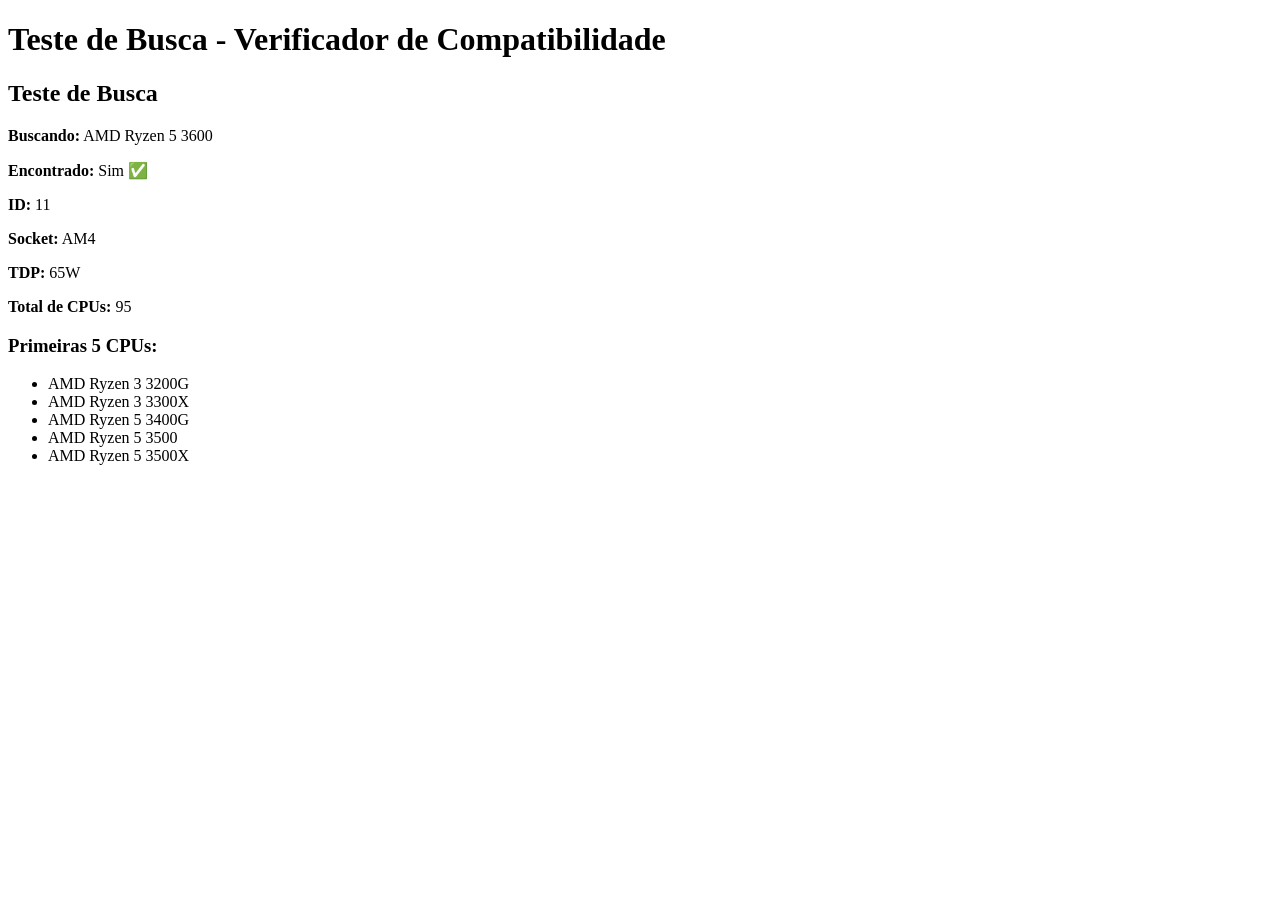
<file: test-busca.html>
<!DOCTYPE html>
<html lang="pt-br">
<head>
    <meta charset="UTF-8">
    <title>Teste Busca</title>
</head>
<body>
    <h1>Teste de Busca - Verificador de Compatibilidade</h1>
    <div id="resultado"></div>

    <script src="js/pecas.js"></script>
    <script>
        const resultDiv = document.getElementById('resultado');
        
        // Mapear ID de peça para seu objeto
        const pecasMap = {};
        
        function populateDatalist(tipo, items) {
            pecasMap[tipo] = {};
            items.forEach(item => {
                pecasMap[tipo][item.nome] = item;
            });
        }
        
        // Testar
        populateDatalist('cpu', pecas.filter(p => p.tipo === 'cpu'));
        
        const cpuNome = "AMD Ryzen 5 3600";
        const foundCPU = pecasMap['cpu'][cpuNome];
        
        let html = `<h2>Teste de Busca</h2>`;
        html += `<p><strong>Buscando:</strong> ${cpuNome}</p>`;
        html += `<p><strong>Encontrado:</strong> ${foundCPU ? 'Sim ✅' : 'Não ❌'}</p>`;
        
        if (foundCPU) {
            html += `<p><strong>ID:</strong> ${foundCPU.id}</p>`;
            html += `<p><strong>Socket:</strong> ${foundCPU.soquete}</p>`;
            html += `<p><strong>TDP:</strong> ${foundCPU.tdp}W</p>`;
        }
        
        // Contar total de CPUs
        html += `<p><strong>Total de CPUs:</strong> ${Object.keys(pecasMap['cpu']).length}</p>`;
        
        // Mostrar primeiras 5 CPUs
        html += `<h3>Primeiras 5 CPUs:</h3><ul>`;
        Object.keys(pecasMap['cpu']).slice(0, 5).forEach(nome => {
            html += `<li>${nome}</li>`;
        });
        html += `</ul>`;
        
        resultDiv.innerHTML = html;
    </script>
</body>
</html>
</file>
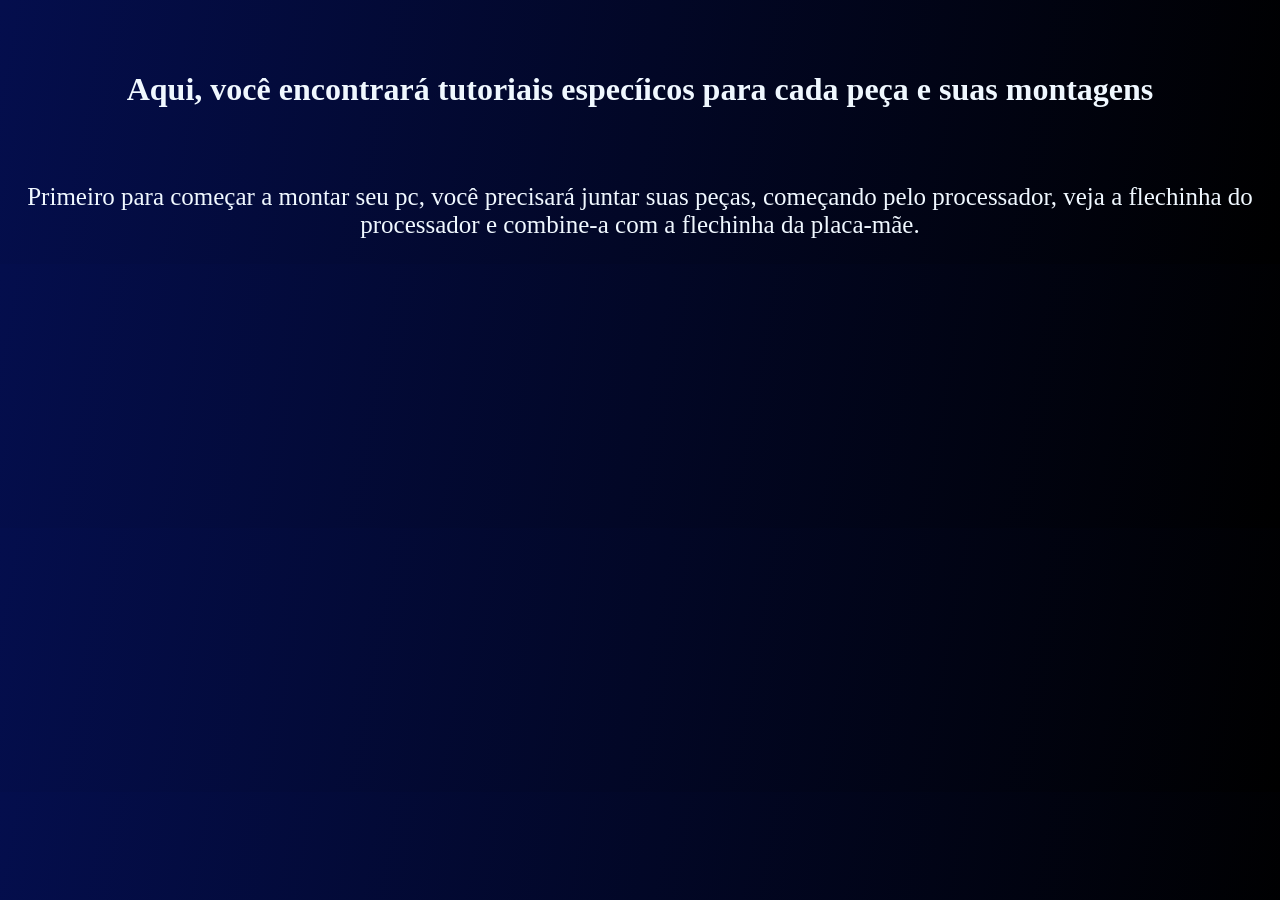
<file: tutoriais.html>
<!DOCTYPE html>
<html lang="en">
<head>
    <meta charset="UTF-8">
    <meta name="viewport" content="width=device-width, initial-scale=1.0">
    <title>Document</title>
    <link rel="stylesheet" href="css/tutoriais.css">
</head>
<body>
    <h1>Aqui, você encontrará tutoriais especíicos para cada peça e suas montagens</h1>
    <p class="tutorial">Primeiro para começar a montar seu pc, você precisará juntar suas peças, começando pelo processador, veja a flechinha do processador e combine-a com a flechinha da placa-mãe.</p>
</body>
</html>
</file>
<file: css/compatibilidade.css>
/* Fundo e tipografia */
body {
    margin: 0;
    background: linear-gradient(100deg, #040e4d, #000000);
    font-family: 'Inter', sans-serif;
    color: white;
    min-height: 100vh;
}

/* Top bar fixa no topo */
.top-bar {
    display: flex;
    justify-content: space-between;
    align-items: center;
    background-color: #000000;
    border-bottom: 1px solid rgba(255,255,255,0.1);
    padding: 15px 30px;
}

.top-bar .logo {
    height: 50px;
    border-radius: 50%;
}

.hamburger {
    font-size: 2.2rem;
    cursor: pointer;
    color: white;
    user-select: none;
}

/* Sidebar */
.sidebar {
    position: fixed;
    top: 0;
    right: -300px;
    width: 280px;
    height: 100%;
    background-color: #0a0f2c;
    border-left: 1px solid rgba(255,255,255,0.15);
    transition: right 0.3s ease;
    z-index: 1000;
    padding: 30px 20px;
    box-sizing: border-box;
}

.sidebar.active {
    right: 0;
}

.sidebar-header {
    display: flex;
    justify-content: space-between;
    align-items: center;
    margin-bottom: 40px;
}

.logo-small {
    height: 40px;
    border-radius: 50%;
}

.close-btn {
    font-size: 1.8rem;
    cursor: pointer;
    color: white;
}

.sidebar ul {
    list-style: none;
    padding: 0;
}

.sidebar ul li {
    margin-bottom: 25px;
}

.sidebar ul li a {
    color: white;
    text-decoration: none;
    font-size: 1.3rem;
    display: flex;
    align-items: center;
    gap: 10px;
    padding: 10px;
    border-radius: 8px;
    transition: background 0.2s;
}

.sidebar ul li a:hover {
    background: rgba(59, 130, 246, 0.2);
}

/* Conteúdo principal */
main {
    max-width: 900px;
    margin: 50px auto;
    padding: 0 20px 80px;
}

h1 {
    text-align: center;
    font-size: 2.5rem;
    margin-bottom: 10px;
}

.desc {
    text-align: center;
    opacity: 0.8;
    margin-bottom: 50px;
}

.selector-grid {
    display: grid;
    grid-template-columns: repeat(auto-fit, minmax(250px, 1fr));
    gap: 30px;
    margin-bottom: 40px;
}

.field {
    display: flex;
    flex-direction: column;
}

.field label {
    font-weight: 600;
    margin-bottom: 8px;
    font-size: 1.1rem;
}

.search-wrapper {
    position: relative;
    margin-bottom: 8px;
}

.search-input {
    width: 100%;
    padding: 12px 15px 12px 40px;
    border-radius: 10px;
    border: none;
    background: rgba(255,255,255,0.1);
    color: white;
    font-size: 14px;
    outline: none;
    transition: background 0.2s, border 0.2s;
    box-sizing: border-box;
}

.search-input::placeholder {
    color: rgba(255,255,255,0.5);
}

.search-input:focus {
    background: rgba(255,255,255,0.15);
    border: 1px solid rgba(59, 130, 246, 0.5);
}

.search-icon {
    position: absolute;
    left: 12px;
    top: 50%;
    transform: translateY(-50%);
    font-size: 1.1rem;
    pointer-events: none;
    opacity: 0.7;
}

.suggestions-dropdown {
    position: absolute;
    top: 100%;
    left: 0;
    right: 0;
    background: rgba(20, 20, 40, 0.98);
    border: 1px solid rgba(59, 130, 246, 0.3);
    border-radius: 8px;
    margin-top: 4px;
    max-height: 200px;
    overflow-y: auto;
    z-index: 1000;
    display: none;
}

.suggestions-dropdown.active {
    display: block;
}

.suggestion-item {
    padding: 10px 15px;
    color: white;
    cursor: pointer;
    border-bottom: 1px solid rgba(255, 255, 255, 0.1);
    transition: background 0.15s;
    font-size: 14px;
}

.suggestion-item:hover,
.suggestion-item.highlighted {
    background: rgba(59, 130, 246, 0.3);
}

.suggestion-item:last-child {
    border-bottom: none;
}

.field select {
    padding: 12px 15px;
    border-radius: 10px;
    border: none;
    background: rgba(255,255,255,0.1);
    color: white;
    font-size: 16px;
    outline: none;
}

.field select option {
    background: #111;
    color: white;
}

.btn-primary {
    display: block;
    margin: 0 auto;
    padding: 15px 60px;
    background-color: #3b82f6;
    color: white;
    font-size: 1.2rem;
    font-weight: bold;
    border: none;
    border-radius: 12px;
    cursor: pointer;
    transition: background 0.3s;
}

.btn-primary:hover {
    background-color: #2563eb;
}

.result-box {
    margin-top: 40px;
    padding: 30px;
    background: rgba(255,255,255,0.05);
    border-radius: 15px;
    font-size: 1.1rem;
    line-height: 1.6;
    white-space: pre-line;
}

.fim {
    text-align: center;
    opacity: 0.7;
    padding: 30px;
}

/* Responsivo */
@media (max-width: 600px) {
    .top-bar {
        padding: 15px;
    }

    h1 {
        font-size: 1.9rem;
    }

    .sidebar {
        width: 250px;
    }
}
</file>
<file: css/eSports.css>
body {
    margin: 0;
    background: linear-gradient(100deg, #040e4d, #000000);
    font-family: 'Inter', sans-serif;
    color: white;
    min-height: 100vh;
}

/* Top bar fixa no topo */
.top-bar {
    display: flex;
    justify-content: space-between;
    align-items: center;
    background-color: #000000;
    border-bottom: 1px solid rgba(255,255,255,0.1);
    padding: 15px 30px;
}

.top-bar .logo {
    height: 50px;
    border-radius: 50%;
}

.hamburger {
    font-size: 2.2rem;
    cursor: pointer;
    color: white;
    user-select: none;
}

/* Sidebar */
.sidebar {
    position: fixed;
    top: 0;
    right: -300px;
    width: 280px;
    height: 100%;
    background-color: #0a0f2c;
    border-left: 1px solid rgba(255,255,255,0.15);
    transition: right 0.3s ease;
    z-index: 1000;
    padding: 30px 20px;
    box-sizing: border-box;
}

.sidebar.active {
    right: 0;
}

.sidebar-header {
    display: flex;
    justify-content: space-between;
    align-items: center;
    margin-bottom: 40px;
}

.logo-small {
    height: 40px;
    border-radius: 50%;
}

.close-btn {
    font-size: 1.8rem;
    cursor: pointer;
    color: white;
}

.sidebar ul {
    list-style: none;
    padding: 0;
}

.sidebar ul li {
    margin-bottom: 25px;
}

.sidebar ul li a {
    color: white;
    text-decoration: none;
    font-size: 1.3rem;
    display: flex;
    align-items: center;
    gap: 10px;
    padding: 10px;
    border-radius: 8px;
    transition: background 0.2s;
}

.sidebar ul li a:hover {
    background: rgba(59, 130, 246, 0.2);
}

h1{
    font-size: 70px;
    color: aliceblue;
    text-align: center;
    margin-top: 100px;
    font-family: 'Inter', sans-serif;
}

h2{
    font-size: 20px;
    color: aliceblue;
    text-align: center;
    font-family: 'Inter', sans-serif;
    
}


.jogos-esports {
    max-width: 1200px;
    margin: 90px auto 60px;
    padding: 0 30px;
}

.titulo-jogos {
    font-size: 2rem;
    margin: 0;
}

.subtitulo-jogos {
    text-align: center;
    color: #c7cce8;
    margin: 12px 0 35px;
}

.esports-grid {
    display: grid;
    grid-template-columns: repeat(3, 1fr);
    gap: 24px;
}

.esports-card {
    background: rgba(10, 15, 44, 0.88);
    border: 1px solid rgba(255, 255, 255, 0.14);
    border-radius: 18px;
    padding: 22px;
    text-align: center;
    box-shadow: 0 10px 25px rgba(0, 0, 0, 0.2);
    transition: transform 0.25s ease, border-color 0.25s ease;
    text-decoration: none;
    color: inherit;
}

.esports-card:hover {
    transform: translateY(-8px);
    border-color: rgba(96, 165, 250, 0.8);
}

.imagem-card {
    height: 145px;
    display: flex;
    justify-content: center;
    align-items: center;
    margin-bottom: 18px;
}

.imagem-card img {
    max-width: 180px;
    max-height: 125px;
    object-fit: contain;
}

.link-card {
    text-decoration: none;
    color: inherit;
    display: block;
}

.link-card:hover .esports-card {
    transform: translateY(-8px);
}

.esports-card h3 {
    font-size: 1.35rem;
    margin: 0 0 12px;
}

.esports-card p {
    min-height: 72px;
    color: #c7cce8;
    line-height: 1.55;
    margin: 0;
}

.esports-card a {
    display: inline-block;
    margin-top: 20px;
    padding: 11px 16px;
    border-radius: 10px;
    background: #1b4fff;
    color: white;
    font-weight: bold;
    text-decoration: none;
    transition: background 0.2s ease, transform 0.2s ease;
}

.esports-card a:hover {
    background: #3970ff;
    transform: scale(1.04);
}

@media (max-width: 900px) {
    .esports-grid {
        grid-template-columns: repeat(2, 1fr);
    }
}

@media (max-width: 600px) {
    .jogos-esports {
        padding: 0 18px;
        margin-top: 55px;
    }

    .esports-grid {
        grid-template-columns: 1fr;
    }

    .imagem-card {
        height: 125px;
    }
}



.organizacoes-esports {
    max-width: 1200px;
    margin: 300px auto 70px;
    padding: 0 30px;
}

.titulo-organizacoes {
    font-size: 2rem;
    margin: 0;
    text-align: center;
}

.subtitulo-organizacoes {
    max-width: 800px;
    margin: 14px auto 38px;
    text-align: center;
    color: #c7cce8;
    line-height: 1.6;
}

.org-card {
    display: flex;
    flex-direction: column;
}

.org-card .imagem-card {
    width: 100%;
    height: 170px;
    display: flex;
    justify-content: center;
    align-items: center;
    overflow: hidden;
    border-radius: 14px;
    margin-bottom: 18px;
    
}

.org-card .imagem-card img {
    width: 100%;
    height: 100%;
    object-fit: contain;
    object-position: center;
    display: block;
}












@media (max-width: 600px) {
    .top-bar {
        padding: 15px;
    }

    h1 {
        font-size: 1.9rem;
    }

    .sidebar {
        width: 250px;
    }
}
</file>
<file: css/furia.css>
.detalhe-lateral {
    position: fixed;
    top: 0;
    bottom: 0;
    width: 4px;

    background: linear-gradient(
        to bottom,
        transparent 0%,
        #ffffff 15%,
        #ffffff 85%,
        transparent 100%
    );

    opacity: 0.45;
    pointer-events: none;
    z-index: 10;
}

.detalhe-esquerda {
    left: 25px;
}

.detalhe-direita {
    right: 25px;
}




nav {
width: 100%;
height: 150px;
margin: 0;
border-radius: 20px;
display: flex;
justify-content: center;
align-items: center;
padding: 0 20px;
box-sizing: border-box;
}

.menu {
list-style: none;
display: flex;
justify-content: center;
align-items: center;
gap: 100px;
padding: 0;
margin: 25px 0 0;
font-size: 20px;
}

.menu a {
text-decoration: none;
color: white;
font-family: 'Inter', sans-serif;
padding: 8px 16px;
border-radius: 10px;
transition: 0.3s;
}

.menu a {
background-color: rgba(200, 200, 200, 0.15);
}

.pagina-time {
    background: #080808;
    color: white;
    min-height: 100vh;
    padding-bottom: 70px;
}

.apresentacao-time {
    max-width: 1200px;
    margin: 110px auto 0;
    padding: 0 30px;
    display: grid;
    grid-template-columns: 0.9fr 1.4fr;
    gap: 45px;
    align-items: center;
}

.info-time {
    display: flex;
    flex-direction: column;
    align-items: flex-start;
}

.logo-time {
    width: 230px;
    height: 220px;
    object-fit: contain;
    margin-bottom: 20px;
}

.info-time h1 {
    font-size: 3rem;
    margin: 0 0 15px;
}

.info-time p {
    color: #c4c4c4;
    line-height: 1.7;
    max-width: 430px;
}

.banner-time {
    height: 400px;
    border-radius: 16px;
    overflow: hidden;
    border: 1px solid #292929;
}

.banner-time img {
    width: 100%;
    height: 100%;
    object-fit: cover;
    transition: transform 0.4s ease;
}

.banner-time:hover img {
    transform: scale(1.05);
}

.jogos-time,
.jogadores-time,
.redes-time {
    max-width: 1200px;
    margin: 0 auto;
    padding: 85px 30px 0;
}

.jogos-time h2,
.jogadores-time h2,
.redes-time h2 {
    text-align: center;
    font-size: 2rem;
    margin-bottom: 35px;
}

.grid-jogos {
    display: grid;
    grid-template-columns: repeat(3, 1fr);
    gap: 20px;
}

.card-jogo {
    background: #121212;
    border: 1px solid #252525;
    border-radius: 12px;
    padding: 25px;
    text-align: center;
    transition: transform 0.3s ease, border-color 0.3s ease;
}

.card-jogo:hover {
    transform: translateY(-7px);
    border-color: #00ff6a;
}

.card-jogo img {
    width: 75px;
    height: 75px;
    object-fit: contain;
}

.card-jogo h3 {
    margin: 15px 0 0;
}

.link-card-jogo {
    display: block;
    color: inherit;
    text-decoration: none;
}

.link-card-jogo:focus-visible {
    outline: 3px solid #00ff6a;
    outline-offset: 5px;
    border-radius: 16px;
}
.jerseys-time {
    max-width: 1200px;
    margin: 100px auto;
    padding: 0 30px;
}

.jerseys-time h2 {
    text-align: center;
    font-size: 2rem;
    margin-bottom: 15px;
}

.subtitulo-jerseys {
    max-width: 720px;
    margin: 0 auto 45px;
    text-align: center;
    color: #bdbdbd;
    line-height: 1.6;
}

.grid-jerseys {
    display: grid;
    grid-template-columns: repeat(2, 1fr);
    gap: 25px;
}

.card-jersey {
    display: flex;
    align-items: center;
    gap: 20px;
    padding: 20px;
    background: #101010;
    border: 1px solid #252525;
    border-radius: 18px;
    transition: 0.3s;
}

.card-jersey:hover {
    transform: translateY(-8px);
    border-color: #00ff6a;
    box-shadow: 0 0 20px rgba(0, 255, 106, 0.18);
}

.card-jersey img {
    width: 150px;
    height: 170px;
    object-fit: contain;
}

.info-jersey span {
    display: inline-block;
    margin-bottom: 8px;
    padding: 5px 11px;
    border-radius: 20px;
    background: #00ff6a;
    color: #050505;
    font-weight: bold;
    font-size: 0.85rem;
}

.info-jersey h3 {
    margin: 0 0 10px;
    font-size: 1.2rem;
}

.info-jersey p {
    margin: 0;
    color: #bdbdbd;
    line-height: 1.5;
}

@media (max-width: 800px) {
    .grid-jerseys {
        grid-template-columns: 1fr;
    }
}

@media (max-width: 500px) {
    .card-jersey {
        flex-direction: column;
        text-align: center;
    }

    .card-jersey img {
        width: 130px;
        height: 150px;
    }
}

.grid-jogadores {
    display: grid;
    grid-template-columns: repeat(4, 1fr);
    gap: 20px;
}

.card-jogador {
    background: #121212;
    border: 1px solid #252525;
    border-radius: 12px;
    overflow: hidden;
    text-align: center;
    transition: transform 0.3s ease;
}

.card-jogador:hover {
    transform: translateY(-8px);
}

.card-jogador img {
    width: 100%;
    height: 260px;
    object-fit: cover;
}

.card-jogador h3 {
    margin: 18px 10px 5px;
}

.card-jogador p {
    color: #b5b5b5;
    margin: 0 10px 20px;
}

.bandeira-jogador {
    width: 24px !important; /* usa important pra que nao tenha conflitos entre as imagens na questao da largura */
    height: 16px !important;
    object-fit: cover !important;
    vertical-align: middle;
    margin-right: 7px;
    border-radius: 2px;
}

.links-redes {
    display: flex;
    justify-content: center;
    flex-wrap: wrap;
    gap: 15px;
}

.links-redes a {
    color: white;
    text-decoration: none;
    background: #181818;
    border: 1px solid #303030;
    padding: 12px 20px;
    border-radius: 8px;
    transition: 0.3s;
}

.links-redes a:hover {
    background: white;
    color: black;
}

body{
    background-color: black;
}
</file>
<file: css/liquid.css>
.detalhe-lateral {
    position: fixed;
    top: 0;
    bottom: 0;
    width: 4px;

    background: linear-gradient(
        to bottom,
        transparent 0%,
        white 15%,
        white 85%,
        transparent 100%
    );

    opacity: 0.45;
    pointer-events: none;
    z-index: 10;
}

.detalhe-esquerda {
    left: 25px;
}

.detalhe-direita {
    right: 25px;
}




nav {
width: 100%;
height: 150px;
margin: 0;
border-radius: 20px;
display: flex;
justify-content: center;
align-items: center;
padding: 0 20px;
box-sizing: border-box;
}

.menu {
list-style: none;
display: flex;
justify-content: center;
align-items: center;
gap: 100px;
padding: 0;
margin: 25px 0 0;
font-size: 20px;
}

.menu a {
text-decoration: none;
color: white;
font-family: 'Inter', sans-serif;
padding: 8px 16px;
border-radius: 10px;
transition: 0.3s;
}

.menu a {
background-color: rgba(200, 200, 200, 0.15);
}

.pagina-time {
    background: #06142E;
    color: white;
    min-height: 100vh;
    padding-bottom: 70px;
}

.apresentacao-time {
    max-width: 1200px;
    margin: 110px auto 0;
    padding: 0 30px;
    display: grid;
    grid-template-columns: 0.9fr 1.4fr;
    gap: 45px;
    align-items: center;
}

.info-time {
    display: flex;
    flex-direction: column;
    align-items: flex-start;
}

.logo-time {
    width: 250px;
    height: 220px;
    object-fit: contain;
    margin-bottom: 20px;
    
}

.info-time h1 {
    font-size: 2.5rem;
    margin: 0 0 15px;
}

.info-time p {
    color: #c4c4c4;
    line-height: 1.7;
    max-width: 430px;
}

.banner-time {
    height: 400px;
    border-radius: 16px;
    overflow: hidden;
    border: 1px solid #292929;
    
}

.banner-time img {
    width: 100%;
    height: 100%;
    object-fit: cover;
    transition: transform 0.4s ease;
}

.banner-time:hover img {
    transform: scale(1.05);
}

.jogos-time,
.jogadores-time,
.redes-time {
    max-width: 1200px;
    margin: 0 auto;
    padding: 85px 30px 0;
}

.jogos-time h2,
.jogadores-time h2,
.redes-time h2 {
    text-align: center;
    font-size: 2rem;
    margin-bottom: 35px;
}

.grid-jogos {
    display: grid;
    grid-template-columns: repeat(3, 1fr);
    gap: 20px;
}

.card-jogo {
    background: #121212;
    border: 1px solid #252525;
    border-radius: 12px;
    padding: 25px;
    text-align: center;
    transition: transform 0.3s ease, border-color 0.3s ease;
}

.card-jogo:hover {
    transform: translateY(-7px);
    border-color: #1100ff;
}

.card-jogo img {
    width: 75px;
    height: 75px;
    object-fit: contain;
}

.card-jogo h3 {
    margin: 15px 0 0;
}

.link-card-jogo {
    display: block;
    color: inherit;
    text-decoration: none;
}

.link-card-jogo:focus-visible {
    outline: 3px solid #1100ff;
    outline-offset: 5px;
    border-radius: 16px;
}
.jerseys-time {
    max-width: 1200px;
    margin: 100px auto;
    padding: 0 30px;
}

.jerseys-time h2 {
    text-align: center;
    font-size: 2rem;
    margin-bottom: 15px;
}

.subtitulo-jerseys {
    max-width: 720px;
    margin: 0 auto 45px;
    text-align: center;
    color: #bdbdbd;
    line-height: 1.6;
}

.grid-jerseys {
    display: grid;
    grid-template-columns: repeat(2, 1fr);
    gap: 25px;
}

.card-jersey {
    display: flex;
    align-items: center;
    gap: 20px;
    padding: 20px;
    background: #101010;
    border: 1px solid #252525;
    border-radius: 18px;
    transition: 0.3s;
}

.card-jersey:hover {
    transform: translateY(-8px);
    border-color: #1100ff;
    box-shadow: 0 0 20px rgba(17, 0, 255, 0.18);
}

.card-jersey img {
    width: 150px;
    height: 170px;
    object-fit: contain;
}

.info-jersey span {
    display: inline-block;
    margin-bottom: 8px;
    padding: 5px 11px;
    border-radius: 20px;
    background: #1100ff;
    color: #050505;
    font-weight: bold;
    font-size: 0.85rem;
}

.info-jersey h3 {
    margin: 0 0 10px;
    font-size: 1.2rem;
}

.info-jersey p {
    margin: 0;
    color: #bdbdbd;
    line-height: 1.5;
}

@media (max-width: 800px) {
    .grid-jerseys {
        grid-template-columns: 1fr;
    }
}

@media (max-width: 500px) {
    .card-jersey {
        flex-direction: column;
        text-align: center;
    }

    .card-jersey img {
        width: 130px;
        height: 150px;
    }
}

.grid-jogadores {
    display: grid;
    grid-template-columns: repeat(4, 1fr);
    gap: 20px;
}

.card-jogador {
    background: #121212;
    border: 1px solid #252525;
    border-radius: 12px;
    overflow: hidden;
    text-align: center;
    transition: transform 0.3s ease;
}

.card-jogador:hover {
    transform: translateY(-8px);
}

.card-jogador img {
    width: 100%;
    height: 260px;
    object-fit: cover;
}

.card-jogador h3 {
    margin: 18px 10px 5px;
}

.card-jogador p {
    color: #b5b5b5;
    margin: 0 10px 20px;
}

.bandeira-jogador {
    width: 24px !important; /* usa important pra que nao tenha conflitos entre as imagens na questao da largura */
    height: 16px !important;
    object-fit: cover !important;
    vertical-align: middle;
    margin-right: 7px;
    border-radius: 2px;
}

.links-redes {
    display: flex;
    justify-content: center;
    flex-wrap: wrap;
    gap: 15px;
}

.links-redes a {
    color: white;
    text-decoration: none;
    background: #0B1F41;
    border: 1px solid #303030;
    padding: 12px 20px;
    border-radius: 8px;
    transition: 0.3s;
}

.links-redes a:hover {
    background: white;
    color: #0B1F41;
}

body{
    background-color: #06142E;
}
</file>
<file: css/loud.css>
.detalhe-lateral {
    position: fixed;
    top: 0;
    bottom: 0;
    width: 4px;

    background: linear-gradient(
        to bottom,
        transparent 0%,
        #00ff6a 15%,
        #00ff6a 85%,
        transparent 100%
    );

    opacity: 0.45;
    pointer-events: none;
    z-index: 10;
}

.detalhe-esquerda {
    left: 25px;
}

.detalhe-direita {
    right: 25px;
}




nav {
width: 100%;
height: 150px;
margin: 0;
border-radius: 20px;
display: flex;
justify-content: center;
align-items: center;
padding: 0 20px;
box-sizing: border-box;
}

.menu {
list-style: none;
display: flex;
justify-content: center;
align-items: center;
gap: 100px;
padding: 0;
margin: 25px 0 0;
font-size: 20px;
}

.menu a {
text-decoration: none;
color: white;
font-family: 'Inter', sans-serif;
padding: 8px 16px;
border-radius: 10px;
transition: 0.3s;
}

.menu a {
background-color: rgba(200, 200, 200, 0.15);
}

.pagina-time {
    background: #080808;
    color: white;
    min-height: 100vh;
    padding-bottom: 70px;
}

.apresentacao-time {
    max-width: 1200px;
    margin: 110px auto 0;
    padding: 0 30px;
    display: grid;
    grid-template-columns: 0.9fr 1.4fr;
    gap: 45px;
    align-items: center;
}

.info-time {
    display: flex;
    flex-direction: column;
    align-items: flex-start;
}

.logo-time {
    width: 230px;
    height: 220px;
    object-fit: contain;
    margin-bottom: 20px;
}

.info-time h1 {
    font-size: 3rem;
    margin: 0 0 15px;
}

.info-time p {
    color: #c4c4c4;
    line-height: 1.7;
    max-width: 430px;
}

.banner-time {
    height: 400px;
    border-radius: 16px;
    overflow: hidden;
    border: 1px solid #292929;
}

.banner-time img {
    width: 100%;
    height: 100%;
    object-fit: cover;
    transition: transform 0.4s ease;
}

.banner-time:hover img {
    transform: scale(1.05);
}

.jogos-time,
.jogadores-time,
.redes-time {
    max-width: 1200px;
    margin: 0 auto;
    padding: 85px 30px 0;
}

.jogos-time h2,
.jogadores-time h2,
.redes-time h2 {
    text-align: center;
    font-size: 2rem;
    margin-bottom: 35px;
}

.grid-jogos {
    display: grid;
    grid-template-columns: repeat(3, 1fr);
    gap: 20px;
}

.card-jogo {
    background: #121212;
    border: 1px solid #252525;
    border-radius: 12px;
    padding: 25px;
    text-align: center;
    transition: transform 0.3s ease, border-color 0.3s ease;
}

.card-jogo:hover {
    transform: translateY(-7px);
    border-color: #00ff6a;
}

.card-jogo img {
    width: 75px;
    height: 75px;
    object-fit: contain;
}

.card-jogo h3 {
    margin: 15px 0 0;
}

.link-card-jogo {
    display: block;
    color: inherit;
    text-decoration: none;
}

.link-card-jogo:focus-visible {
    outline: 3px solid #00ff6a;
    outline-offset: 5px;
    border-radius: 16px;
}
.jerseys-time {
    max-width: 1200px;
    margin: 100px auto;
    padding: 0 30px;
}

.jerseys-time h2 {
    text-align: center;
    font-size: 2rem;
    margin-bottom: 15px;
}

.subtitulo-jerseys {
    max-width: 720px;
    margin: 0 auto 45px;
    text-align: center;
    color: #bdbdbd;
    line-height: 1.6;
}

.grid-jerseys {
    display: grid;
    grid-template-columns: repeat(2, 1fr);
    gap: 25px;
}

.card-jersey {
    display: flex;
    align-items: center;
    gap: 20px;
    padding: 20px;
    background: #101010;
    border: 1px solid #252525;
    border-radius: 18px;
    transition: 0.3s;
}

.card-jersey:hover {
    transform: translateY(-8px);
    border-color: #00ff6a;
    box-shadow: 0 0 20px rgba(0, 255, 106, 0.18);
}

.card-jersey img {
    width: 150px;
    height: 170px;
    object-fit: contain;
}

.info-jersey span {
    display: inline-block;
    margin-bottom: 8px;
    padding: 5px 11px;
    border-radius: 20px;
    background: #00ff6a;
    color: #050505;
    font-weight: bold;
    font-size: 0.85rem;
}

.info-jersey h3 {
    margin: 0 0 10px;
    font-size: 1.2rem;
}

.info-jersey p {
    margin: 0;
    color: #bdbdbd;
    line-height: 1.5;
}

@media (max-width: 800px) {
    .grid-jerseys {
        grid-template-columns: 1fr;
    }
}

@media (max-width: 500px) {
    .card-jersey {
        flex-direction: column;
        text-align: center;
    }

    .card-jersey img {
        width: 130px;
        height: 150px;
    }
}

.grid-jogadores {
    display: grid;
    grid-template-columns: repeat(4, 1fr);
    gap: 20px;
}

.card-jogador {
    background: #121212;
    border: 1px solid #252525;
    border-radius: 12px;
    overflow: hidden;
    text-align: center;
    transition: transform 0.3s ease;
}

.card-jogador:hover {
    transform: translateY(-8px);
}

.card-jogador img {
    width: 100%;
    height: 260px;
    object-fit: cover;
}

.card-jogador h3 {
    margin: 18px 10px 5px;
}

.card-jogador p {
    color: #b5b5b5;
    margin: 0 10px 20px;
}

.bandeira-jogador {
    width: 24px !important; /* usa important pra que nao tenha conflitos entre as imagens na questao da largura */
    height: 16px !important;
    object-fit: cover !important;
    vertical-align: middle;
    margin-right: 7px;
    border-radius: 2px;
}

.links-redes {
    display: flex;
    justify-content: center;
    flex-wrap: wrap;
    gap: 15px;
}

.links-redes a {
    color: white;
    text-decoration: none;
    background: #181818;
    border: 1px solid #303030;
    padding: 12px 20px;
    border-radius: 8px;
    transition: 0.3s;
}

.links-redes a:hover {
    background: white;
    color: black;
}

body{
    background-color: black;
}
</file>
<file: css/tutoriais.css>
h1{
    text-align: center;
    color: aliceblue;
    padding: 50px;
}
body{
    margin: 0;
    background: linear-gradient(
        100deg,
        #040e4d,
        #000000
    );
}                        

.tutorial{
    text-align: center;
    color: aliceblue;
    font-size: 25px;
}
</file>
